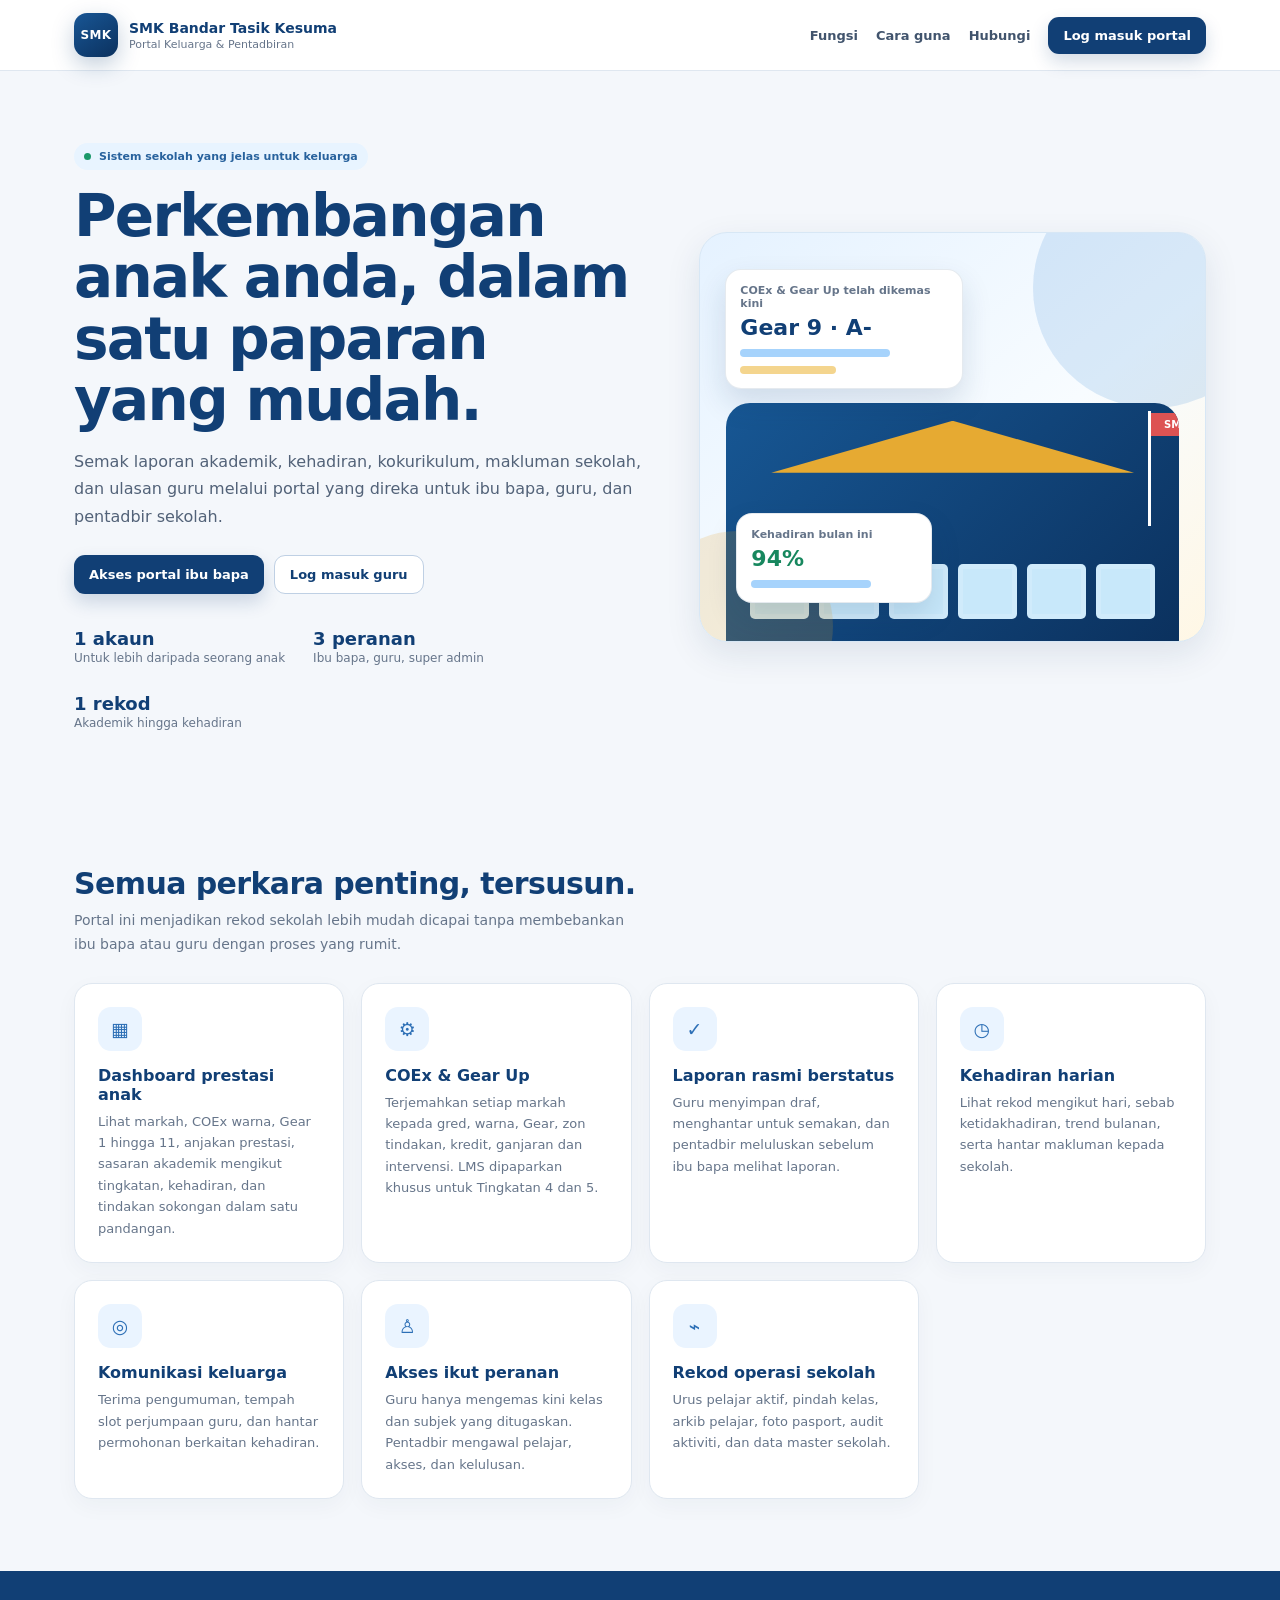
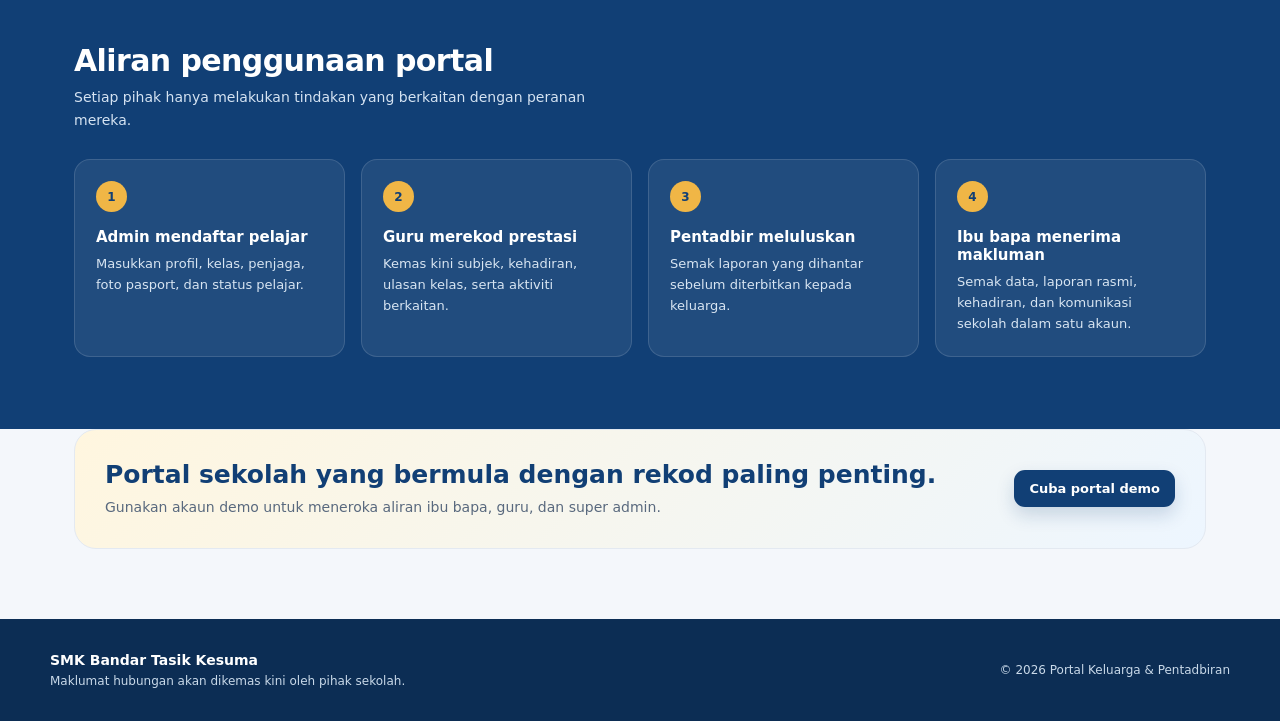
<file: index.html>
<!doctype html>
<html lang="ms">
  <head>
    <meta charset="utf-8" />
    <meta name="viewport" content="width=device-width, initial-scale=1" />
    <meta name="theme-color" content="#113f75" />
    <title>SMK Bandar Tasik Kesuma | Portal Keluarga & Pentadbiran</title>
    <link rel="stylesheet" href="styles.css" />
  </head>
  <body>
    <section id="landing">
      <header class="site-header"
        ><nav class="site-nav"
          ><div class="brand"
            ><div class="crest">SMK</div
            ><div
              ><strong>SMK Bandar Tasik Kesuma</strong
              ><span>Portal Keluarga & Pentadbiran</span></div
            ></div
          ><div class="site-links"
            ><a href="#fungsi">Fungsi</a><a href="#cara">Cara guna</a
            ><a href="#hubungi">Hubungi</a
            ><button class="btn btn-primary" onclick="openAuth('parent')"
              >Log masuk portal</button
            ></div
          ></nav
        ></header
      >
      <main>
        <section class="hero"
          ><div
            ><div class="eyebrow"
              ><i></i> Sistem sekolah yang jelas untuk keluarga</div
            ><h1>Perkembangan anak anda, dalam satu paparan yang mudah.</h1
            ><p
              >Semak laporan akademik, kehadiran, kokurikulum, makluman sekolah,
              dan ulasan guru melalui portal yang direka untuk ibu bapa, guru,
              dan pentadbir sekolah.</p
            ><div class="hero-actions"
              ><button class="btn btn-primary" onclick="openAuth('parent')"
                >Akses portal ibu bapa</button
              ><button class="btn btn-outline" onclick="openAuth('teacher')"
                >Log masuk guru</button
              ></div
            ><div class="hero-points"
              ><div
                ><strong>1 akaun</strong
                ><span>Untuk lebih daripada seorang anak</span></div
              ><div
                ><strong>3 peranan</strong
                ><span>Ibu bapa, guru, super admin</span></div
              ><div
                ><strong>1 rekod</strong
                ><span>Akademik hingga kehadiran</span></div
              ></div
            ></div
          ><div class="hero-card"
            ><div class="float-card top"
              ><div class="mini-title">COEx & Gear Up telah dikemas kini</div
              ><div class="mini-big">Gear 9 · A-</div
              ><div class="mini-line blue"></div
              ><div class="mini-line gold"></div></div
            ><div class="float-card bottom"
              ><div class="mini-title">Kehadiran bulan ini</div
              ><div class="mini-big" style="color:var(--green)">94%</div
              ><div class="mini-line blue"></div></div
            ><div class="school-illus"
              ><div class="roof"></div><div class="flag"></div
              ><div class="windows"
                ><span></span><span></span><span></span><span></span
                ><span></span><span></span></div></div></div
        ></section>
        <section class="section" id="fungsi"
          ><div class="section-head"
            ><div
              ><h2>Semua perkara penting, tersusun.</h2
              ><p
                >Portal ini menjadikan rekod sekolah lebih mudah dicapai tanpa
                membebankan ibu bapa atau guru dengan proses yang rumit.</p
              ></div
            ></div
          ><div class="feature-grid"
            ><article class="feature"
              ><div class="feature-icon">▦</div><h3>Dashboard prestasi anak</h3
              ><p
                >Lihat markah, COEx warna, Gear 1 hingga 11, anjakan prestasi,
                sasaran akademik mengikut tingkatan, kehadiran, dan tindakan
                sokongan dalam satu pandangan.</p
              ></article
            ><article class="feature"
              ><div class="feature-icon">⚙</div><h3>COEx & Gear Up</h3
              ><p
                >Terjemahkan setiap markah kepada gred, warna, Gear, zon
                tindakan, kredit, ganjaran dan intervensi. LMS dipaparkan khusus
                untuk Tingkatan 4 dan 5.</p
              ></article
            ><article class="feature"
              ><div class="feature-icon">✓</div><h3>Laporan rasmi berstatus</h3
              ><p
                >Guru menyimpan draf, menghantar untuk semakan, dan pentadbir
                meluluskan sebelum ibu bapa melihat laporan.</p
              ></article
            ><article class="feature"
              ><div class="feature-icon">◷</div><h3>Kehadiran harian</h3
              ><p
                >Lihat rekod mengikut hari, sebab ketidakhadiran, trend bulanan,
                serta hantar makluman kepada sekolah.</p
              ></article
            ><article class="feature"
              ><div class="feature-icon">◎</div><h3>Komunikasi keluarga</h3
              ><p
                >Terima pengumuman, tempah slot perjumpaan guru, dan hantar
                permohonan berkaitan kehadiran.</p
              ></article
            ><article class="feature"
              ><div class="feature-icon">♙</div><h3>Akses ikut peranan</h3
              ><p
                >Guru hanya mengemas kini kelas dan subjek yang ditugaskan.
                Pentadbir mengawal pelajar, akses, dan kelulusan.</p
              ></article
            ><article class="feature"
              ><div class="feature-icon">⌁</div><h3>Rekod operasi sekolah</h3
              ><p
                >Urus pelajar aktif, pindah kelas, arkib pelajar, foto pasport,
                audit aktiviti, dan data master sekolah.</p
              ></article
            ></div
          ></section
        >
        <section class="steps" id="cara"
          ><div class="section"
            ><div class="section-head"
              ><div
                ><h2>Aliran penggunaan portal</h2
                ><p
                  >Setiap pihak hanya melakukan tindakan yang berkaitan dengan
                  peranan mereka.</p
                ></div
              ></div
            ><div class="step-grid"
              ><article class="step"
                ><div class="step-no">1</div><h3>Admin mendaftar pelajar</h3
                ><p
                  >Masukkan profil, kelas, penjaga, foto pasport, dan status
                  pelajar.</p
                ></article
              ><article class="step"
                ><div class="step-no">2</div><h3>Guru merekod prestasi</h3
                ><p
                  >Kemas kini subjek, kehadiran, ulasan kelas, serta aktiviti
                  berkaitan.</p
                ></article
              ><article class="step"
                ><div class="step-no">3</div><h3>Pentadbir meluluskan</h3
                ><p
                  >Semak laporan yang dihantar sebelum diterbitkan kepada
                  keluarga.</p
                ></article
              ><article class="step"
                ><div class="step-no">4</div><h3>Ibu bapa menerima makluman</h3
                ><p
                  >Semak data, laporan rasmi, kehadiran, dan komunikasi sekolah
                  dalam satu akaun.</p
                ></article
              ></div
            ></div
          ></section
        >
        <section class="landing-cta"
          ><div
            ><div
              ><h2>Portal sekolah yang bermula dengan rekod paling penting.</h2
              ><p
                >Gunakan akaun demo untuk meneroka aliran ibu bapa, guru, dan
                super admin.</p
              ></div
            ><button class="btn btn-primary" onclick="openAuth('parent')"
              >Cuba portal demo</button
            ></div
          ></section
        >
      </main>
      <footer class="footer" id="hubungi"
        ><div
          ><div
            ><strong>SMK Bandar Tasik Kesuma</strong
            ><p id="footer-contact"></p></div
          ><span style="font-size:12px"
            >© 2026 Portal Keluarga & Pentadbiran</span
          ></div
        ></footer
      >
    </section>

    <section id="auth" class="hidden"
      ><div class="auth-wrap"
        ><div class="auth-card"
          ><div class="auth-top"
            ><div class="crest">SMK</div
            ><h2 id="auth-title">Log masuk ibu bapa</h2
            ><p id="auth-desc"
              >Akses laporan dan rekod sekolah anak anda.</p
            ></div
          ><div class="role-tabs"
            ><button
              class="role-tab active"
              data-role="parent"
              onclick="switchRole('parent')"
              >Ibu bapa</button
            ><button
              class="role-tab"
              data-role="teacher"
              onclick="switchRole('teacher')"
              >Guru</button
            ><button
              class="role-tab"
              data-role="super"
              onclick="switchRole('super')"
              >Super admin</button
            ></div
          ><form onsubmit="handleLogin(event)"
            ><div class="field"
              ><label id="login-label">E-mel atau ID pelajar</label
              ><input id="login-id" autocomplete="username" required /></div
            ><div class="field"
              ><label>Kata laluan</label
              ><input
                id="login-pass"
                type="password"
                autocomplete="current-password"
                required /></div
            ><button
              class="btn btn-primary"
              style="width:100%;margin-top:20px"
              id="login-button"
              type="submit"
              >Masuk sebagai ibu bapa</button
            ></form
          ><div class="demo-box" id="demo-creds"></div
          ><a class="back-home" href="#" onclick="backHome(event)"
            >← Kembali ke laman sekolah</a
          ></div
        ></div
      ></section
    >

    <section id="dashboard" class="dash hidden">
      <aside class="sidebar" id="sidebar"
        ><div class="dash-brand"
          ><div class="crest">SMK</div
          ><div class="brand-copy"
            ><strong>SMK Bandar Tasik Kesuma</strong
            ><span>Portal Pengurusan</span></div
          ></div
        >
        <div id="nav-parent" class="nav-set hidden"
          ><div class="nav-label">Ibu Bapa</div
          ><a
            href="#"
            class="nav-link active"
            onclick="setView('parent-home',this)"
            ><i class="nav-icon">⌂</i><span>Dashboard anak</span></a
          ><a href="#" class="nav-link" onclick="setView('parent-report',this)"
            ><i class="nav-icon">▦</i><span>Laporan akademik</span></a
          ><a href="#" class="nav-link" onclick="setView('parent-coex',this)"
            ><i class="nav-icon">⚙</i><span>Metrik Prestasi Pelajar</span></a
          ><a
            href="#"
            class="nav-link"
            onclick="setView('parent-attendance',this)"
            ><i class="nav-icon">◷</i><span>Kehadiran</span></a
          ><a
            href="#"
            class="nav-link"
            onclick="setView('parent-communication',this)"
            ><i class="nav-icon">✉</i><span>Makluman & perjumpaan</span></a
          ><a href="#" class="nav-link" onclick="setView('parent-profile',this)"
            ><i class="nav-icon">◉</i><span>Profil keluarga</span></a
          ></div
        >
        <div id="nav-teacher" class="nav-set hidden"
          ><div class="nav-label">Guru</div
          ><a
            href="#"
            class="nav-link active"
            onclick="setView('teacher-home',this)"
            ><i class="nav-icon">⌂</i><span>Ringkasan kelas</span></a
          ><a href="#" class="nav-link" onclick="setView('teacher-report',this)"
            ><i class="nav-icon">✎</i><span>Rekod laporan</span></a
          ><a href="#" class="nav-link" onclick="setView('teacher-coex',this)"
            ><i class="nav-icon">⚙</i><span>Rekod Prestasi Pelajar</span></a
          ><a
            href="#"
            class="nav-link"
            onclick="setView('teacher-attendance',this)"
            ><i class="nav-icon">◷</i><span>Kehadiran harian</span></a
          ><a
            href="#"
            class="nav-link"
            onclick="setView('teacher-students',this)"
            ><i class="nav-icon">♙</i><span>Pelajar saya</span></a
          ></div
        >
        <div id="nav-super" class="nav-set hidden"
          ><div class="nav-label">Super Admin</div
          ><a
            href="#"
            class="nav-link active"
            onclick="setView('super-home',this)"
            ><i class="nav-icon">⌂</i><span>Operasi sekolah</span></a
          ><a
            href="#"
            class="nav-link"
            onclick="setView('super-approvals',this)"
            ><i class="nav-icon">✓</i><span>Kelulusan laporan</span></a
          ><a href="#" class="nav-link" onclick="setView('super-students',this)"
            ><i class="nav-icon">♙</i><span>Pelajar & penjaga</span></a
          ><a href="#" class="nav-link" onclick="setView('super-teachers',this)"
            ><i class="nav-icon">◫</i><span>Akses guru</span></a
          ><a href="#" class="nav-link" onclick="setView('super-master',this)"
            ><i class="nav-icon">⚙</i><span>Data sekolah</span></a
          ><a href="#" class="nav-link" onclick="setView('super-audit',this)"
            ><i class="nav-icon">⌁</i><span>Audit & privasi</span></a
          ><a href="#" class="nav-link" onclick="setView('super-coex',this)"
            ><i class="nav-icon">⚙</i><span>Tetapan COEx</span></a
          ><a
            href="#"
            class="nav-link"
            onclick="setView('super-interventions',this)"
            ><i class="nav-icon">◎</i><span>Intervensi murid</span></a
          ></div
        >
        <div class="sidebar-bottom"
          ><div class="term-card" id="term-card"
            ><strong>Sesi Akademik 2026</strong>Penggal 1</div
          ><button class="btn" onclick="logout()"
            >↪ <span>Log keluar</span></button
          ></div
        >
      </aside>
      <main class="main"
        ><header class="topbar"
          ><button class="mobile-menu no-print" onclick="toggleSidebar()"
            >☰</button
          ><div
            ><div class="crumb" id="crumb">Portal</div
            ><h1 id="page-title">Dashboard</h1></div
          ><div class="top-actions"
            ><span class="pill green" id="role-pill">Portal ibu bapa</span
            ><button
              class="btn btn-outline btn-sm no-print"
              id="top-action"
              onclick="topAction()"
              >Cetak laporan</button
            ><div class="profile"
              ><div class="avatar" id="profile-avatar">PN</div
              ><div class="profile-copy"
                ><strong id="profile-name">Puan Noraini</strong
                ><span id="profile-role">Ibu bapa</span></div
              ></div
            ></div
          ></header
        ><div class="page">
          <section class="view" id="view-parent-home"></section>
          <section class="view hidden" id="view-parent-report"></section>
          <section class="view hidden" id="view-parent-coex"></section>
          <section class="view hidden" id="view-parent-attendance"></section>
          <section class="view hidden" id="view-parent-communication"></section>
          <section class="view hidden" id="view-parent-profile"></section>
          <section class="view hidden" id="view-teacher-home"></section>
          <section class="view hidden" id="view-teacher-report"></section>
          <section class="view hidden" id="view-teacher-coex"></section>
          <section class="view hidden" id="view-teacher-attendance"></section>
          <section class="view hidden" id="view-teacher-students"></section>
          <section class="view hidden" id="view-super-home"></section>
          <section class="view hidden" id="view-super-approvals"></section>
          <section class="view hidden" id="view-super-students"></section>
          <section class="view hidden" id="view-super-teachers"></section>
          <section class="view hidden" id="view-super-master"></section>
          <section class="view hidden" id="view-super-audit"></section>
          <section class="view hidden" id="view-super-coex"></section>
          <section
            class="view hidden"
            id="view-super-interventions"
          ></section> </div
      ></main>
    </section>
    <div id="modal-root"></div><div class="toast" id="toast"></div>

    <script src="app.js"></script>
  </body>
</html>
</file>
<file: styles.css>
/* SMK Bandar Tasik Kesuma — original v12 styles, in original cascade order. */

:root {
  --navy: #113f75;
  --navy2: #0b2f5a;
  --blue: #2d78c8;
  --sky: #eaf5ff;
  --green: #17875e;
  --greenbg: #e9f8f1;
  --gold: #dd9b1e;
  --goldbg: #fff6df;
  --red: #c84e4e;
  --redbg: #fff0ef;
  --purple: #7657bb;
  --purplebg: #f2edff;
  --ink: #17263a;
  --muted: #66758a;
  --line: #dfe7f0;
  --paper: #f4f7fb;
  --card: #fff;
  --shadow: 0 12px 35px rgba(18, 52, 93, 0.1);
  --radius: 18px;
  --sidebar: 260px;
}
* {
  box-sizing: border-box;
}
html {
  scroll-behavior: smooth;
}
body {
  margin: 0;
  background: var(--paper);
  color: var(--ink);
  font-family:
    Inter,
    ui-sans-serif,
    system-ui,
    -apple-system,
    BlinkMacSystemFont,
    "Segoe UI",
    sans-serif;
  font-size: 14px;
}
button,
input,
select,
textarea {
  font: inherit;
}
button {
  cursor: pointer;
  border: 0;
}
button:disabled {
  cursor: not-allowed;
  opacity: 0.55;
}
.hidden {
  display: none !important;
}
.muted {
  color: var(--muted);
}
.btn {
  display: inline-flex;
  justify-content: center;
  align-items: center;
  gap: 8px;
  padding: 11px 15px;
  border-radius: 11px;
  font-size: 13px;
  font-weight: 780;
  transition: 0.18s;
  text-decoration: none;
}
.btn:hover {
  transform: translateY(-1px);
}
.btn-primary {
  background: var(--navy);
  color: #fff;
  box-shadow: 0 8px 18px rgba(17, 63, 117, 0.18);
}
.btn-secondary {
  background: #eaf3fe;
  color: var(--navy);
}
.btn-outline {
  background: #fff;
  color: var(--navy);
  border: 1px solid #bfd0e4;
}
.btn-danger {
  background: #fff0f0;
  color: #ad3838;
}
.btn-success {
  background: var(--green);
  color: #fff;
}
.btn-sm {
  padding: 8px 10px;
  font-size: 12px;
}
.btn-ghost {
  background: transparent;
  color: #40668d;
}
.pill {
  display: inline-flex;
  align-items: center;
  gap: 6px;
  padding: 5px 9px;
  border-radius: 999px;
  font-weight: 750;
  font-size: 11px;
}
.pill.green {
  background: var(--greenbg);
  color: #13724f;
}
.pill.blue {
  background: #eaf3ff;
  color: #2868ad;
}
.pill.gold {
  background: var(--goldbg);
  color: #9b6711;
}
.pill.red {
  background: var(--redbg);
  color: #ad3c3c;
}
.pill.purple {
  background: var(--purplebg);
  color: #6748aa;
}
.pill.gray {
  background: #eef2f6;
  color: #59677b;
}
.site-header {
  position: sticky;
  top: 0;
  z-index: 20;
  background: rgba(255, 255, 255, 0.95);
  backdrop-filter: blur(12px);
  border-bottom: 1px solid var(--line);
}
.site-nav {
  max-width: 1180px;
  margin: auto;
  padding: 13px 24px;
  display: flex;
  align-items: center;
  justify-content: space-between;
  gap: 18px;
}
.brand {
  display: flex;
  align-items: center;
  gap: 11px;
}
.crest {
  width: 44px;
  height: 44px;
  border-radius: 13px;
  background: linear-gradient(145deg, #185695, #0b315e);
  color: #fff;
  display: grid;
  place-items: center;
  box-shadow: 0 8px 22px rgba(17, 63, 117, 0.25);
  font-size: 12px;
  font-weight: 900;
  letter-spacing: 0.4px;
}
.brand strong {
  display: block;
  font-size: 14px;
  color: var(--navy);
}
.brand span {
  display: block;
  color: var(--muted);
  font-size: 11px;
  margin-top: 2px;
}
.site-links {
  display: flex;
  gap: 18px;
  align-items: center;
}
.site-links a {
  color: #41546d;
  text-decoration: none;
  font-size: 13px;
  font-weight: 700;
}
.hero {
  max-width: 1180px;
  margin: auto;
  padding: 72px 24px 64px;
  display: grid;
  grid-template-columns: 1.06fr 0.94fr;
  gap: 54px;
  align-items: center;
}
.eyebrow {
  display: inline-flex;
  align-items: center;
  gap: 8px;
  background: #e8f4ff;
  color: #28629d;
  border-radius: 999px;
  padding: 7px 10px;
  font-size: 11px;
  font-weight: 800;
}
.eyebrow i {
  width: 7px;
  height: 7px;
  border-radius: 50%;
  background: #1a9869;
}
.hero h1 {
  color: var(--navy);
  font-size: clamp(36px, 4.8vw, 58px);
  line-height: 1.06;
  letter-spacing: -1.7px;
  margin: 16px 0;
}
.hero p {
  font-size: 16px;
  line-height: 1.72;
  color: #526278;
  max-width: 590px;
}
.hero-actions {
  display: flex;
  gap: 10px;
  flex-wrap: wrap;
  margin-top: 25px;
}
.hero-points {
  display: flex;
  gap: 28px;
  flex-wrap: wrap;
  margin-top: 34px;
}
.hero-points strong {
  display: block;
  color: var(--navy);
  font-size: 18px;
}
.hero-points span {
  font-size: 12px;
  color: var(--muted);
}
.hero-card {
  min-height: 410px;
  border-radius: 28px;
  padding: 24px;
  position: relative;
  overflow: hidden;
  background: linear-gradient(140deg, #e5f2ff, #f8fcff 58%, #fff7e5);
  border: 1px solid #d7e7f5;
  box-shadow: var(--shadow);
}
.hero-card:before {
  content: "";
  position: absolute;
  width: 240px;
  height: 240px;
  border-radius: 50%;
  right: -68px;
  top: -65px;
  background: rgba(54, 131, 212, 0.16);
}
.hero-card:after {
  content: "";
  position: absolute;
  width: 190px;
  height: 190px;
  border-radius: 50%;
  left: -57px;
  bottom: -80px;
  background: rgba(224, 163, 43, 0.18);
}
.school-illus {
  position: absolute;
  right: 26px;
  left: 26px;
  bottom: 0;
  height: 238px;
  border-radius: 24px 24px 0 0;
  background: linear-gradient(135deg, #175794, #0b315e);
  overflow: hidden;
}
.school-illus .roof {
  position: absolute;
  left: 45px;
  right: 45px;
  top: 18px;
  height: 52px;
  background: #e6aa32;
  clip-path: polygon(0 100%, 50% 0, 100% 100%);
}
.school-illus .windows {
  position: absolute;
  bottom: 22px;
  left: 24px;
  right: 24px;
  display: grid;
  grid-template-columns: repeat(6, 1fr);
  gap: 10px;
}
.school-illus .windows span {
  height: 55px;
  background: #c8e8fa;
  border: 5px solid rgba(255, 255, 255, 0.14);
  border-radius: 5px;
}
.school-illus .flag {
  position: absolute;
  right: 28px;
  top: 8px;
  height: 115px;
  width: 3px;
  background: #fff;
}
.school-illus .flag:after {
  content: "SMK";
  position: absolute;
  left: 3px;
  top: 2px;
  color: #fff;
  background: #dd5353;
  border-radius: 0 4px 4px 0;
  padding: 6px 13px;
  font-size: 10px;
  font-weight: 900;
}
.float-card {
  z-index: 2;
  position: absolute;
  background: #fff;
  border: 1px solid rgba(20, 62, 111, 0.11);
  border-radius: 16px;
  padding: 14px;
  box-shadow: 0 14px 30px rgba(20, 55, 96, 0.14);
}
.float-card.top {
  left: 25px;
  top: 36px;
  width: 238px;
}
.float-card.bottom {
  left: 36px;
  bottom: 38px;
  width: 196px;
}
.mini-title {
  font-size: 11px;
  color: var(--muted);
  font-weight: 700;
}
.mini-big {
  margin-top: 5px;
  color: var(--navy);
  font-weight: 900;
  font-size: 22px;
}
.mini-line {
  height: 8px;
  border-radius: 99px;
  background: #eaf0f6;
  margin-top: 9px;
}
.mini-line.blue {
  background: #a6d3fc;
  width: 72%;
}
.mini-line.gold {
  background: #f4d58e;
  width: 46%;
}
.section {
  max-width: 1180px;
  margin: auto;
  padding: 72px 24px;
}
.section-head {
  display: flex;
  justify-content: space-between;
  align-items: flex-end;
  gap: 22px;
  margin-bottom: 27px;
}
.section h2 {
  margin: 0;
  color: var(--navy);
  font-size: 30px;
  letter-spacing: -0.6px;
}
.section-head p {
  max-width: 560px;
  line-height: 1.65;
  color: var(--muted);
  margin: 8px 0 0;
}
.feature-grid {
  display: grid;
  grid-template-columns: repeat(3, 1fr);
  gap: 17px;
}
.feature {
  background: var(--card);
  border: 1px solid var(--line);
  border-radius: var(--radius);
  padding: 23px;
  box-shadow: 0 7px 22px rgba(28, 54, 86, 0.04);
}
.feature-icon {
  width: 44px;
  height: 44px;
  border-radius: 13px;
  display: grid;
  place-items: center;
  background: #eaf4ff;
  color: #2d6fb6;
  font-size: 19px;
  font-weight: 900;
}
.feature h3 {
  font-size: 16px;
  color: var(--navy);
  margin: 15px 0 7px;
}
.feature p {
  color: var(--muted);
  font-size: 13px;
  line-height: 1.65;
  margin: 0;
}
.steps {
  background: var(--navy);
  color: #fff;
}
.steps .section h2 {
  color: #fff;
}
.steps .section-head p {
  color: #d5e3f2;
}
.step-grid {
  display: grid;
  grid-template-columns: repeat(4, 1fr);
  gap: 16px;
}
.step {
  border: 1px solid rgba(255, 255, 255, 0.13);
  background: rgba(255, 255, 255, 0.07);
  border-radius: 16px;
  padding: 21px;
}
.step-no {
  width: 31px;
  height: 31px;
  display: grid;
  place-items: center;
  border-radius: 50%;
  background: #f0b646;
  color: var(--navy);
  font-size: 12px;
  font-weight: 900;
}
.step h3 {
  font-size: 15px;
  margin: 16px 0 8px;
}
.step p {
  font-size: 13px;
  line-height: 1.6;
  color: #d8e5f2;
  margin: 0;
}
.landing-cta {
  max-width: 1180px;
  margin: 0 auto 70px;
  padding: 0 24px;
}
.landing-cta > div {
  display: flex;
  align-items: center;
  justify-content: space-between;
  gap: 22px;
  padding: 30px;
  border-radius: 22px;
  border: 1px solid #e3e9f1;
  background: linear-gradient(135deg, #fff6df, #edf6ff);
}
.landing-cta h2 {
  margin: 0 0 7px;
  color: var(--navy);
  font-size: 25px;
}
.landing-cta p {
  margin: 0;
  line-height: 1.6;
  color: #59697e;
}
.footer {
  background: #0c2d54;
  color: #c9d9e9;
  padding: 33px 24px;
}
.footer > div {
  max-width: 1180px;
  margin: auto;
  display: flex;
  justify-content: space-between;
  gap: 20px;
  align-items: center;
}
.footer strong {
  color: #fff;
}
.footer p {
  margin: 6px 0 0;
  font-size: 12px;
}
.auth-wrap {
  min-height: 100vh;
  display: grid;
  place-items: center;
  padding: 28px;
  background: linear-gradient(135deg, #edf6ff, #fbfcff 55%, #fff7e8);
}
.auth-card {
  width: min(470px, 100%);
  background: #fff;
  border: 1px solid #dce7f2;
  border-radius: 25px;
  padding: 33px;
  box-shadow: var(--shadow);
}
.auth-top {
  text-align: center;
}
.auth-top .crest {
  margin: 0 auto 13px;
}
.auth-top h2 {
  color: var(--navy);
  margin: 0;
  font-size: 25px;
}
.auth-top p {
  color: var(--muted);
  font-size: 13px;
  line-height: 1.6;
  margin: 8px 0 0;
}
.role-tabs {
  display: grid;
  grid-template-columns: repeat(3, 1fr);
  gap: 5px;
  padding: 5px;
  background: #eff4f9;
  border-radius: 13px;
  margin: 22px 0;
}
.role-tab {
  border-radius: 9px;
  background: transparent;
  color: #637186;
  font-size: 12px;
  font-weight: 800;
  padding: 10px 6px;
}
.role-tab.active {
  background: #fff;
  color: var(--navy);
  box-shadow: 0 2px 8px rgba(19, 57, 101, 0.12);
}
.field {
  display: grid;
  gap: 7px;
  margin-top: 14px;
}
.field label {
  font-size: 12px;
  color: #394c64;
  font-weight: 800;
}
.field input,
.field select,
.field textarea {
  width: 100%;
  border: 1px solid #d7e1ec;
  border-radius: 11px;
  background: #fff;
  padding: 12px;
  color: #21344e;
  outline: 0;
}
.field textarea {
  resize: vertical;
}
.field input:focus,
.field select:focus,
.field textarea:focus {
  border-color: #72a8dd;
  box-shadow: 0 0 0 3px rgba(73, 137, 207, 0.13);
}
.demo-box {
  background: #f4f8fc;
  border: 1px solid #e0e9f2;
  border-radius: 12px;
  padding: 12px 13px;
  font-size: 12px;
  color: #596b7f;
  line-height: 1.65;
  margin-top: 18px;
}
.back-home {
  display: block;
  text-align: center;
  margin-top: 18px;
  color: #416b98;
  text-decoration: none;
  font-size: 13px;
  font-weight: 750;
}
.dash {
  min-height: 100vh;
  background: var(--paper);
}
.sidebar {
  width: var(--sidebar);
  position: fixed;
  left: 0;
  top: 0;
  bottom: 0;
  padding: 22px 14px;
  background: var(--navy);
  z-index: 10;
  color: #fff;
}
.dash-brand {
  display: flex;
  align-items: center;
  gap: 10px;
  padding: 0 9px 22px;
  border-bottom: 1px solid rgba(255, 255, 255, 0.13);
}
.dash-brand .crest {
  width: 38px;
  height: 38px;
  font-size: 10px;
  box-shadow: none;
}
.dash-brand strong {
  display: block;
  font-size: 13px;
}
.dash-brand span {
  display: block;
  margin-top: 2px;
  color: #b8d0e8;
  font-size: 10px;
}
.nav-label {
  padding: 0 10px;
  margin: 20px 0 7px;
  font-size: 10px;
  text-transform: uppercase;
  letter-spacing: 0.8px;
  color: #92b7da;
  font-weight: 900;
}
.nav-link {
  display: flex;
  gap: 10px;
  align-items: center;
  text-decoration: none;
  color: #dceafa;
  border-radius: 10px;
  padding: 11px 10px;
  margin: 2px 0;
  font-size: 13px;
  font-weight: 700;
}
.nav-link:hover,
.nav-link.active {
  background: rgba(255, 255, 255, 0.12);
  color: #fff;
}
.nav-link .nav-icon {
  width: 19px;
  text-align: center;
}
.sidebar-bottom {
  position: absolute;
  bottom: 17px;
  left: 14px;
  right: 14px;
}
.term-card {
  padding: 12px;
  background: rgba(255, 255, 255, 0.08);
  border-radius: 12px;
  font-size: 11px;
  line-height: 1.55;
  color: #d7e6f5;
}
.term-card strong {
  display: block;
  color: #fff;
  font-size: 12px;
}
.sidebar-bottom .btn {
  width: 100%;
  margin-top: 10px;
  background: rgba(255, 255, 255, 0.1);
  color: #fff;
}
.main {
  margin-left: var(--sidebar);
  min-height: 100vh;
}
.topbar {
  height: 76px;
  background: #fff;
  border-bottom: 1px solid var(--line);
  padding: 0 28px;
  display: flex;
  align-items: center;
  justify-content: space-between;
  gap: 18px;
}
.crumb {
  font-size: 11px;
  color: #718096;
}
.topbar h1 {
  font-size: 21px;
  letter-spacing: -0.35px;
  color: var(--navy);
  margin: 3px 0 0;
}
.top-actions {
  display: flex;
  align-items: center;
  gap: 10px;
}
.profile {
  display: flex;
  align-items: center;
  gap: 9px;
  padding-left: 11px;
  border-left: 1px solid var(--line);
}
.avatar {
  width: 35px;
  height: 35px;
  border-radius: 50%;
  display: grid;
  place-items: center;
  background: #e4effc;
  color: #1a5a9e;
  font-size: 12px;
  font-weight: 900;
  overflow: hidden;
}
.avatar img {
  width: 100%;
  height: 100%;
  object-fit: cover;
}
.profile strong {
  display: block;
  font-size: 12px;
}
.profile span {
  display: block;
  font-size: 10px;
  color: var(--muted);
  margin-top: 2px;
}
.page {
  padding: 27px 28px 50px;
  max-width: 1560px;
}
.section-title {
  display: flex;
  align-items: flex-start;
  justify-content: space-between;
  gap: 14px;
  margin-bottom: 20px;
}
.section-title h2 {
  font-size: 21px;
  color: var(--navy);
  margin: 0;
}
.section-title p {
  color: var(--muted);
  margin: 5px 0 0;
  line-height: 1.55;
  font-size: 13px;
}
.panel {
  background: #fff;
  border: 1px solid var(--line);
  border-radius: var(--radius);
  padding: 20px;
  box-shadow: 0 5px 18px rgba(30, 53, 85, 0.035);
}
.panel h3 {
  margin: 0;
  color: var(--navy);
  font-size: 15px;
}
.panel-sub {
  margin: 6px 0 0;
  color: var(--muted);
  font-size: 12px;
  line-height: 1.5;
}
.panel-head {
  display: flex;
  justify-content: space-between;
  align-items: flex-start;
  gap: 12px;
  margin-bottom: 18px;
}
.grid-3 {
  display: grid;
  grid-template-columns: repeat(3, 1fr);
  gap: 16px;
}
.grid-2 {
  display: grid;
  grid-template-columns: repeat(2, minmax(0, 1fr));
  gap: 16px;
}
.grid-2-1 {
  display: grid;
  grid-template-columns: minmax(0, 2fr) minmax(280px, 1fr);
  gap: 16px;
}
.stats {
  display: grid;
  grid-template-columns: repeat(4, 1fr);
  gap: 14px;
}
.stat {
  background: #fff;
  border: 1px solid var(--line);
  border-radius: 16px;
  padding: 16px;
  box-shadow: 0 5px 18px rgba(30, 53, 85, 0.03);
}
.stat .stat-top {
  display: flex;
  justify-content: space-between;
  gap: 8px;
}
.stat small {
  color: var(--muted);
  font-size: 11px;
  font-weight: 700;
}
.stat b {
  display: block;
  color: var(--navy);
  font-size: 26px;
  letter-spacing: -0.8px;
  margin: 8px 0 3px;
}
.stat span {
  font-size: 11px;
  color: var(--muted);
}
.stat-icon {
  width: 33px;
  height: 33px;
  border-radius: 10px;
  display: grid;
  place-items: center;
  background: #eaf4ff;
  color: #286caf;
  font-weight: 900;
}
.stat-icon.green {
  background: var(--greenbg);
  color: #137855;
}
.stat-icon.gold {
  background: var(--goldbg);
  color: #aa7113;
}
.stat-icon.purple {
  background: var(--purplebg);
  color: #6543a7;
}
.student-banner {
  background: linear-gradient(135deg, #143f75, #1b6aa9);
  border-radius: 18px;
  color: #fff;
  padding: 21px;
  display: flex;
  justify-content: space-between;
  gap: 18px;
  align-items: center;
  overflow: hidden;
  position: relative;
}
.student-banner:after {
  content: "";
  position: absolute;
  width: 150px;
  height: 150px;
  border-radius: 50%;
  right: -46px;
  bottom: -76px;
  background: rgba(255, 255, 255, 0.1);
}
.student-info {
  display: flex;
  align-items: center;
  gap: 13px;
  position: relative;
  z-index: 1;
}
.student-photo {
  width: 52px;
  height: 52px;
  border-radius: 15px;
  background: #fff;
  color: #1b5f9e;
  display: grid;
  place-items: center;
  font-weight: 900;
  overflow: hidden;
}
.student-photo img {
  width: 100%;
  height: 100%;
  object-fit: cover;
}
.student-info strong {
  display: block;
  font-size: 16px;
}
.student-info span {
  display: block;
  color: #d4e5f5;
  font-size: 12px;
  margin-top: 4px;
}
.student-banner .btn {
  position: relative;
  z-index: 1;
  background: #fff;
  color: var(--navy);
}
.child-switch {
  min-width: 196px;
}
.child-switch label {
  font-size: 10px;
  display: block;
  color: #cce0f2;
  margin-bottom: 4px;
  font-weight: 800;
}
.child-switch select {
  width: 100%;
  border: 0;
  border-radius: 9px;
  padding: 8px;
  background: rgba(255, 255, 255, 0.14);
  color: #fff;
  outline: 0;
  font-size: 12px;
}
.child-switch option {
  color: #263a52;
}
.notice {
  display: flex;
  align-items: flex-start;
  gap: 10px;
  padding: 12px 13px;
  border-radius: 12px;
  font-size: 12px;
  line-height: 1.5;
}
.notice.warn {
  background: var(--goldbg);
  color: #7d5715;
}
.notice.danger {
  background: var(--redbg);
  color: #963a3a;
}
.notice.info {
  background: #edf6ff;
  color: #265e9d;
}
.notice.success {
  background: var(--greenbg);
  color: #197552;
}
.notice-list {
  display: grid;
  gap: 9px;
}
.progress-row {
  display: grid;
  grid-template-columns: 125px 1fr 36px;
  gap: 10px;
  align-items: center;
  padding: 10px 0;
  border-bottom: 1px solid #edf1f5;
  font-size: 12px;
}
.progress-row:last-child {
  border: 0;
}
.bar {
  height: 8px;
  border-radius: 999px;
  background: #edf1f5;
  overflow: hidden;
}
.fill {
  height: 100%;
  border-radius: 999px;
  background: var(--blue);
}
.fill.green {
  background: #27a375;
}
.fill.gold {
  background: #dfa42c;
}
.fill.red {
  background: #d95b5b;
}
.fill.purple {
  background: #8062c3;
}
.report-table {
  width: 100%;
  border-collapse: collapse;
  font-size: 12px;
}
.report-table th {
  text-align: left;
  font-size: 10px;
  color: #6f7e90;
  text-transform: uppercase;
  letter-spacing: 0.4px;
  background: #f8fafc;
  padding: 11px 10px;
  border-bottom: 1px solid var(--line);
}
.report-table td {
  padding: 12px 10px;
  border-bottom: 1px solid #edf1f5;
  vertical-align: middle;
}
.report-table tr:last-child td {
  border-bottom: 0;
}
.grade {
  display: inline-grid;
  place-items: center;
  width: 27px;
  height: 27px;
  border-radius: 8px;
  background: #eaf7f0;
  color: #16734f;
  font-weight: 900;
}
.grade.b {
  background: #edf5ff;
  color: #2866a8;
}
.grade.c {
  background: #fff4dd;
  color: #9a6512;
}
.grade.d {
  background: #fff0f0;
  color: #ad3a3a;
}
.donut-row {
  display: flex;
  align-items: center;
  gap: 16px;
}
.donut {
  width: 112px;
  height: 112px;
  border-radius: 50%;
  display: grid;
  place-items: center;
  background: conic-gradient(var(--green) 0 94%, #edf2f5 94%);
}
.donut > div {
  display: grid;
  place-items: center;
  width: 82px;
  height: 82px;
  border-radius: 50%;
  background: #fff;
}
.donut b {
  color: var(--navy);
  font-size: 20px;
}
.donut span {
  font-size: 10px;
  color: var(--muted);
}
.trend {
  height: 120px;
  width: 100%;
  padding-top: 8px;
}
.trend svg {
  width: 100%;
  height: 100%;
  overflow: visible;
}
.trend .line {
  fill: none;
  stroke: #347dc7;
  stroke-width: 3;
}
.trend .area {
  fill: #eaf5ff;
}
.trend .point {
  fill: #fff;
  stroke: #347dc7;
  stroke-width: 3;
}
.list {
  display: grid;
  gap: 9px;
}
.item {
  display: flex;
  align-items: center;
  gap: 11px;
  padding: 10px 0;
  border-bottom: 1px solid #edf1f5;
}
.item:last-child {
  border: 0;
}
.item-icon {
  width: 35px;
  height: 35px;
  border-radius: 11px;
  background: #eaf4ff;
  display: grid;
  place-items: center;
  color: #2b70b7;
  font-size: 15px;
  font-weight: 900;
}
.item-main {
  min-width: 0;
  flex: 1;
}
.item-main strong {
  display: block;
  color: #2a3d56;
  font-size: 12px;
}
.item-main span {
  display: block;
  color: var(--muted);
  font-size: 11px;
  line-height: 1.45;
  margin-top: 3px;
}
.timeline {
  display: grid;
  gap: 16px;
}
.timeline-row {
  display: grid;
  grid-template-columns: 18px 1fr;
  gap: 10px;
}
.timeline-mark {
  position: relative;
}
.timeline-mark:after {
  content: "";
  position: absolute;
  width: 1px;
  background: #dce6f0;
  top: 13px;
  bottom: -20px;
  left: 6px;
}
.timeline-row:last-child .timeline-mark:after {
  display: none;
}
.timeline-dot {
  display: block;
  width: 13px;
  height: 13px;
  border-radius: 50%;
  background: #3479c3;
  margin-top: 3px;
  border: 3px solid #eaf4ff;
}
.timeline-row strong {
  font-size: 12px;
  color: #32465f;
}
.timeline-row p {
  font-size: 12px;
  color: #617186;
  line-height: 1.5;
  margin: 4px 0;
}
.timeline-row span {
  font-size: 10px;
  color: #8290a1;
}
.calendar {
  display: grid;
  grid-template-columns: repeat(7, 1fr);
  gap: 5px;
}
.calendar .dayname {
  font-size: 10px;
  text-align: center;
  color: #8794a4;
  font-weight: 800;
  padding-bottom: 3px;
}
.calendar .day {
  aspect-ratio: 1;
  border-radius: 8px;
  display: grid;
  place-items: center;
  font-size: 11px;
  font-weight: 800;
  background: #f4f7fa;
  color: #435269;
}
.calendar .day.empty {
  background: transparent;
}
.calendar .day.P {
  background: #e5f8ee;
  color: #168357;
}
.calendar .day.A {
  background: #ffeded;
  color: #bd4444;
}
.calendar .day.L {
  background: #fff3dc;
  color: #a56810;
}
.calendar .day.MC {
  background: #eee8ff;
  color: #6d51ad;
}
.calendar-legend {
  display: flex;
  gap: 11px;
  flex-wrap: wrap;
  margin-top: 13px;
  font-size: 10px;
  color: #6c7b8f;
}
.calendar-legend i {
  width: 9px;
  height: 9px;
  border-radius: 3px;
  display: inline-block;
  margin-right: 4px;
}
.chip {
  display: inline-flex;
  padding: 5px 8px;
  background: #f1f5f8;
  border-radius: 8px;
  font-size: 11px;
  font-weight: 700;
  color: #53657b;
}
.activity-score {
  display: flex;
  align-items: center;
  gap: 13px;
}
.activity-score .big {
  font-size: 42px;
  letter-spacing: -1px;
  color: var(--navy);
  font-weight: 900;
}
.empty-state {
  padding: 26px;
  text-align: center;
  color: #78869a;
  font-size: 12px;
}
.filter-row {
  display: flex;
  gap: 9px;
  align-items: center;
  flex-wrap: wrap;
}
.filter-row input,
.filter-row select {
  border: 1px solid #dbe4ed;
  border-radius: 10px;
  padding: 9px 10px;
  background: #fff;
  outline: 0;
  font-size: 12px;
}
.filter-row input {
  min-width: 210px;
}
.student-list {
  display: grid;
  gap: 8px;
}
.student-row {
  display: flex;
  align-items: center;
  gap: 10px;
  padding: 11px 0;
  border-bottom: 1px solid #edf1f5;
}
.student-row:last-child {
  border-bottom: 0;
}
.tiny-avatar {
  width: 34px;
  height: 34px;
  border-radius: 50%;
  background: #e8f3ff;
  color: #2a6cae;
  display: grid;
  place-items: center;
  overflow: hidden;
  font-size: 11px;
  font-weight: 900;
}
.tiny-avatar img {
  width: 100%;
  height: 100%;
  object-fit: cover;
}
.student-meta {
  flex: 1;
  min-width: 0;
}
.student-meta strong {
  display: block;
  font-size: 12px;
  color: #33465e;
  white-space: nowrap;
  text-overflow: ellipsis;
  overflow: hidden;
}
.student-meta span {
  font-size: 10px;
  color: #7a8899;
  display: block;
  margin-top: 3px;
}
.actions {
  display: flex;
  gap: 7px;
  flex-wrap: wrap;
}
.form-grid {
  display: grid;
  grid-template-columns: repeat(2, minmax(0, 1fr));
  gap: 13px;
}
.span-2 {
  grid-column: span 2;
}
.score-inputs {
  display: grid;
  grid-template-columns: repeat(2, minmax(0, 1fr));
  gap: 8px;
}
.score-input {
  display: grid;
  gap: 5px;
}
.score-input label {
  font-size: 10px;
  color: #68788b;
  font-weight: 700;
}
.score-input input {
  width: 100%;
  border: 1px solid #d7e1ec;
  border-radius: 9px;
  padding: 9px;
}
.read-only {
  background: #f6f8fb !important;
  color: #718096 !important;
}
.form-help {
  font-size: 11px;
  color: #77869a;
  line-height: 1.5;
  margin-top: 2px;
}
.upload-box {
  border: 1px dashed #a9bed4;
  border-radius: 12px;
  background: #f8fbfe;
  padding: 14px;
  text-align: center;
  color: #667a8f;
  font-size: 12px;
  line-height: 1.5;
}
.upload-box input {
  display: none;
}
.upload-box label {
  display: inline-flex;
  margin-top: 9px;
  padding: 8px 10px;
  border-radius: 8px;
  background: #e6f1ff;
  color: #225f9c;
  font-weight: 800;
  cursor: pointer;
}
.photo-preview {
  width: 62px;
  height: 62px;
  border-radius: 50%;
  margin: 12px auto 0;
  background: #dfeaf5;
  display: grid;
  place-items: center;
  color: #65809f;
  overflow: hidden;
  font-size: 20px;
}
.photo-preview img {
  width: 100%;
  height: 100%;
  object-fit: cover;
}
.status-line {
  display: flex;
  align-items: center;
  gap: 8px;
  flex-wrap: wrap;
  font-size: 11px;
  color: #627387;
}
.role-box {
  display: flex;
  align-items: flex-start;
  gap: 10px;
  padding: 12px;
  border: 1px solid #e2eaf2;
  border-radius: 12px;
  background: #fbfcfe;
}
.role-box i {
  font-style: normal;
  width: 31px;
  height: 31px;
  border-radius: 10px;
  display: grid;
  place-items: center;
  background: #ebf4ff;
  color: #286aae;
}
.role-box strong {
  display: block;
  font-size: 12px;
  color: #35485f;
}
.role-box span {
  display: block;
  font-size: 11px;
  line-height: 1.5;
  color: #6a7a8e;
  margin-top: 3px;
}
.table-actions {
  white-space: nowrap;
}
.audit-list {
  display: grid;
  gap: 0;
}
.audit-row {
  display: grid;
  grid-template-columns: 10px 1fr;
  gap: 10px;
  padding: 10px 0;
  border-bottom: 1px solid #edf1f5;
  font-size: 12px;
  line-height: 1.5;
}
.audit-row:last-child {
  border: 0;
}
.audit-dot {
  width: 9px;
  height: 9px;
  border-radius: 50%;
  background: #2f78c3;
  margin-top: 5px;
}
.audit-row strong {
  color: #334960;
}
.audit-row span {
  display: block;
  color: #8693a3;
  font-size: 10px;
  margin-top: 2px;
}
.kpi {
  display: grid;
  grid-template-columns: repeat(3, 1fr);
  gap: 14px;
}
.quick-kpi {
  border-radius: 15px;
  padding: 16px;
  background: #fff;
  border: 1px solid var(--line);
}
.quick-kpi span {
  display: block;
  color: #758396;
  font-size: 11px;
  font-weight: 700;
}
.quick-kpi strong {
  display: block;
  font-size: 25px;
  color: var(--navy);
  margin-top: 8px;
}
.file-import {
  background: #f8fbfe;
  border: 1px dashed #aec1d5;
  border-radius: 12px;
  padding: 15px;
}
.file-import input {
  display: none;
}
.file-import label {
  cursor: pointer;
  display: inline-flex;
  padding: 8px 10px;
  color: #215f9e;
  background: #e7f1ff;
  border-radius: 8px;
  font-size: 12px;
  font-weight: 800;
}
.checkline {
  display: flex;
  align-items: flex-start;
  gap: 8px;
  color: #526479;
  font-size: 12px;
  line-height: 1.45;
}
.checkline input {
  margin-top: 2px;
}
.danger-zone {
  border: 1px solid #f1cccc;
  background: #fff8f8;
}
.modal-backdrop {
  position: fixed;
  inset: 0;
  background: rgba(10, 28, 54, 0.46);
  z-index: 60;
  display: grid;
  place-items: center;
  padding: 22px;
}
.modal {
  width: min(650px, 100%);
  max-height: 88vh;
  overflow: auto;
  background: #fff;
  border-radius: 20px;
  box-shadow: 0 24px 70px rgba(6, 27, 56, 0.28);
  padding: 22px;
}
.modal-head {
  display: flex;
  justify-content: space-between;
  gap: 12px;
  align-items: flex-start;
  margin-bottom: 17px;
}
.modal-head h3 {
  margin: 0;
  color: var(--navy);
  font-size: 17px;
}
.modal-close {
  width: 31px;
  height: 31px;
  border-radius: 9px;
  background: #f2f5f8;
  color: #566a80;
  font-size: 18px;
}
.toast {
  position: fixed;
  right: 22px;
  bottom: 22px;
  z-index: 80;
  max-width: 360px;
  background: #173f6b;
  color: #fff;
  padding: 12px 15px;
  border-radius: 12px;
  font-size: 12px;
  font-weight: 700;
  box-shadow: 0 12px 28px rgba(13, 39, 75, 0.25);
  transform: translateY(100px);
  opacity: 0;
  transition: 0.23s;
}
.toast.show {
  transform: translateY(0);
  opacity: 1;
}
.mobile-menu {
  display: none;
}
@media (max-width: 1020px) {
  .hero {
    grid-template-columns: 1fr;
  }
  .hero-card {
    min-height: 355px;
  }
  .feature-grid {
    grid-template-columns: 1fr 1fr;
  }
  .step-grid {
    grid-template-columns: 1fr 1fr;
  }
  .stats {
    grid-template-columns: repeat(2, 1fr);
  }
  .grid-2-1 {
    grid-template-columns: 1fr;
  }
  .sidebar {
    width: 76px;
    padding: 18px 10px;
  }
  .dash-brand {
    justify-content: center;
    padding: 0 0 20px;
  }
  .dash-brand .brand-copy,
  .nav-label,
  .nav-link span,
  .term-card,
  .sidebar-bottom .btn {
    display: none;
  }
  .nav-link {
    justify-content: center;
    padding: 12px 4px;
  }
  .nav-link .nav-icon {
    width: auto;
  }
  .main {
    margin-left: 76px;
  }
  .sidebar-bottom {
    left: 10px;
    right: 10px;
  }
  .profile .profile-copy {
    display: none;
  }
}
@media (max-width: 700px) {
  .site-links a {
    display: none;
  }
  .site-nav {
    padding: 12px 16px;
  }
  .hero {
    padding: 48px 16px;
  }
  .section {
    padding: 54px 16px;
  }
  .landing-cta {
    padding: 0 16px;
    margin-bottom: 50px;
  }
  .landing-cta > div,
  .footer > div {
    align-items: flex-start;
    flex-direction: column;
  }
  .feature-grid,
  .step-grid {
    grid-template-columns: 1fr;
  }
  .hero-card {
    min-height: 325px;
  }
  .float-card.bottom {
    display: none;
  }
  .school-illus {
    left: 18px;
    right: 18px;
  }
  .auth-wrap {
    padding: 15px;
  }
  .auth-card {
    padding: 26px 20px;
  }
  .topbar {
    height: auto;
    min-height: 64px;
    padding: 12px 16px;
  }
  .main {
    margin-left: 0;
  }
  .sidebar {
    transform: translateX(-100%);
    width: 265px;
    transition: 0.2s;
  }
  .sidebar.open {
    transform: translateX(0);
    box-shadow: 10px 0 30px rgba(12, 42, 76, 0.2);
  }
  .mobile-menu {
    display: grid;
    place-items: center;
    width: 34px;
    height: 34px;
    border-radius: 9px;
    background: #eef4fa;
    color: var(--navy);
  }
  .topbar h1 {
    font-size: 17px;
  }
  .top-actions .pill {
    display: none;
  }
  .page {
    padding: 18px 14px 38px;
  }
  .section-title {
    flex-direction: column;
  }
  .stats,
  .grid-2,
  .kpi {
    grid-template-columns: 1fr;
  }
  .student-banner {
    align-items: flex-start;
    flex-direction: column;
  }
  .child-switch {
    width: 100%;
  }
  .form-grid,
  .score-inputs {
    grid-template-columns: 1fr;
  }
  .span-2 {
    grid-column: auto;
  }
  .report-table {
    display: block;
    overflow: auto;
    white-space: nowrap;
  }
  .filter-row input {
    min-width: 0;
    flex: 1;
  }
  .actions {
    gap: 5px;
  }
  .student-row {
    align-items: flex-start;
    flex-wrap: wrap;
  }
  .student-row .actions {
    width: 100%;
    padding-left: 44px;
  }
  .progress-row {
    grid-template-columns: 95px 1fr 32px;
  }
  .top-actions .btn-outline {
    display: none;
  }
  .donut-row {
    flex-wrap: wrap;
  }
}
@media print {
  .sidebar,
  .topbar,
  .no-print,
  .toast {
    display: none !important;
  }
  .main {
    margin: 0;
  }
  .page {
    padding: 0;
  }
  .panel {
    box-shadow: none;
  }
  .dash {
    background: #fff;
  }
}

/* COEx & Gear Up module, tokenized and accessible */
:root {
  --coex-black: #000000;
  --coex-red: #ff0000;
  --coex-brown: #833c0b;
  --coex-orange: #ff9900;
  --coex-blue-light: #00b0f0;
  --coex-blue-dark: #0070c0;
  --coex-green-light: #91d050;
  --coex-green-dark: #00b050;
  --coex-purple-light: #cc66ff;
  --coex-purple: #cc66ff;
  --coex-purple-dark: #7030a0;
  --coex-surface: #f8fafc;
  --coex-ink: #14243a;
  --coex-line: #d7e1eb;
  --coex-focus: #1769aa;
  --z-dropdown: 30;
  --z-sticky: 40;
  --z-modal-backdrop: 50;
  --z-modal: 60;
  --z-toast: 70;
}
.feature-grid {
  grid-template-columns: repeat(auto-fit, minmax(260px, 1fr));
}
.coex-hero {
  display: grid;
  grid-template-columns: minmax(0, 1.35fr) minmax(300px, 0.65fr);
  gap: 0;
  background: #0d315b;
  color: #fff;
  border-radius: 16px;
  overflow: hidden;
}
.coex-hero-main {
  padding: 28px 30px;
  display: flex;
  gap: 25px;
  align-items: center;
  min-width: 0;
}
.gear-orbit {
  width: 138px;
  height: 138px;
  flex: 0 0 138px;
  border-radius: 50%;
  display: grid;
  place-items: center;
  position: relative;
  background: conic-gradient(
    var(--gear-color) calc(var(--gear-progress) * 1%),
    rgba(255, 255, 255, 0.14) 0
  );
}
.gear-orbit:before {
  content: "";
  position: absolute;
  inset: 10px;
  border-radius: 50%;
  background: #0d315b;
}
.gear-orbit > div {
  position: relative;
  text-align: center;
}
.gear-orbit b {
  display: block;
  font-size: 35px;
  line-height: 1;
}
.gear-orbit span {
  display: block;
  font-size: 11px;
  margin-top: 6px;
  color: #d7e6f4;
}
.coex-hero-copy h2 {
  margin: 0 0 7px;
  font-size: 27px;
  letter-spacing: -0.02em;
  text-wrap: balance;
}
.coex-hero-copy p {
  margin: 0;
  color: #d9e6f3;
  line-height: 1.65;
  max-width: 62ch;
}
.coex-hero-meta {
  display: flex;
  gap: 8px;
  flex-wrap: wrap;
  margin-top: 17px;
}
.coex-chip {
  display: inline-flex;
  align-items: center;
  gap: 7px;
  padding: 7px 10px;
  border-radius: 999px;
  background: rgba(255, 255, 255, 0.1);
  font-size: 11px;
  font-weight: 800;
}
.coex-chip i {
  width: 8px;
  height: 8px;
  border-radius: 50%;
  background: var(--chip-color, #fff);
}
.coex-hero-side {
  background: #fff;
  color: var(--coex-ink);
  padding: 25px;
  display: grid;
  align-content: center;
  gap: 13px;
}
.coex-side-row {
  display: flex;
  align-items: center;
  justify-content: space-between;
  gap: 14px;
  padding-bottom: 11px;
  border-bottom: 1px solid var(--coex-line);
}
.coex-side-row:last-child {
  border-bottom: 0;
  padding-bottom: 0;
}
.coex-side-row span {
  color: #5b6b7d;
  font-size: 12px;
}
.coex-side-row strong {
  color: #0f3157;
  font-size: 14px;
  text-align: right;
}
.coex-section {
  margin-top: 18px;
  background: #fff;
  border: 1px solid var(--coex-line);
  border-radius: 14px;
  padding: 22px;
}
.coex-section-head {
  display: flex;
  justify-content: space-between;
  align-items: flex-start;
  gap: 18px;
  margin-bottom: 17px;
}
.coex-section-head h3 {
  margin: 0;
  color: #0f3157;
  font-size: 17px;
}
.coex-section-head p {
  margin: 5px 0 0;
  color: #64748b;
  font-size: 12px;
  line-height: 1.55;
  max-width: 68ch;
}
.journey {
  padding: 22px 4px 8px;
  overflow-x: auto;
}
.journey-ladder {
  min-width: 760px;
  display: flex;
  align-items: flex-end;
  gap: 12px;
  padding: 8px 6px 0;
}
.ladder-step {
  flex: 1;
  min-width: 108px;
  display: flex;
  flex-direction: column;
  align-items: center;
  position: relative;
}
.ladder-step-box {
  width: 100%;
  height: calc(54px + (var(--level) * 16px));
  border-radius: 16px 16px 8px 8px;
  border: 1px solid #d8e2ec;
  background: linear-gradient(180deg, #f7fafc 0%, #eef3f7 100%);
  display: flex;
  flex-direction: column;
  justify-content: flex-end;
  align-items: center;
  padding: 12px 10px 10px;
  text-align: center;
  box-shadow: inset 0 -1px 0 rgba(255, 255, 255, 0.8);
}
.ladder-step.reached .ladder-step-box {
  background: linear-gradient(
    180deg,
    var(--step-soft) 0%,
    var(--step-color) 100%
  );
  border-color: var(--step-color);
}
.ladder-step.current .ladder-step-box {
  outline: 4px solid rgba(22, 115, 184, 0.16);
}
.ladder-step b {
  font-size: 11px;
  line-height: 1;
  color: #516476;
  margin-bottom: 6px;
  text-transform: uppercase;
  letter-spacing: 0.35px;
}
.ladder-step strong {
  font-size: 16px;
  line-height: 1;
  color: #123455;
  letter-spacing: -0.3px;
}
.ladder-step.reached b,
.ladder-step.reached strong {
  color: var(--step-fg);
}
.ladder-step span {
  display: block;
  margin-top: 8px;
  font-size: 11px;
  color: #677689;
  text-align: center;
  line-height: 1.35;
  max-width: 90px;
}
.ladder-step-top {
  height: 82px;
  display: flex;
  align-items: flex-end;
  justify-content: center;
  gap: 8px;
  margin-bottom: 6px;
}
.journey-car {
  font-size: 104px;
  line-height: 1;
  filter: drop-shadow(0 5px 8px rgba(17, 39, 67, 0.18));
}
.journey-car .car-right {
  font-size: inherit;
  line-height: 1;
  display: inline-block;
}
.journey-flag {
  font-size: 16px;
  color: #d79a20;
  line-height: 1;
  transform: translateY(-6px);
}
.ladder-step.current .journey-car {
  transform: translateY(0);
}
.ladder-step.target .ladder-step-box:after {
  content: "";
  position: absolute;
  top: 36px;
  right: 12px;
  width: 9px;
  height: 9px;
  background: #d79a20;
  transform: rotate(45deg);
  border-radius: 1px;
}
.journey-caption {
  display: flex;
  justify-content: space-between;
  gap: 15px;
  margin-top: 14px;
  color: #5f6e80;
  font-size: 11px;
}
.journey-caption strong {
  color: #0f3157;
}
.journey-tools {
  display: flex;
  gap: 10px;
  flex-wrap: wrap;
}
.journey-compare-strip {
  display: grid;
  grid-template-columns: minmax(0, 1fr) auto minmax(0, 1fr);
  gap: 12px;
  align-items: center;
  margin-top: 16px;
}
.journey-compare-card {
  border: 1px solid #dbe5ee;
  background: #fbfdff;
  border-radius: 14px;
  padding: 14px;
}
.journey-compare-card small {
  display: block;
  color: #718096;
  font-size: 10px;
  font-weight: 800;
  text-transform: uppercase;
  letter-spacing: 0.4px;
}
.journey-compare-card strong {
  display: block;
  color: var(--navy);
  font-size: 24px;
  letter-spacing: -0.7px;
  margin-top: 5px;
}
.journey-compare-card span {
  display: block;
  color: #5f6e80;
  font-size: 12px;
  line-height: 1.45;
  margin-top: 4px;
}
.journey-compare-arrow {
  width: 42px;
  height: 42px;
  border-radius: 999px;
  display: grid;
  place-items: center;
  background: #eef5fb;
  color: #2a6cae;
  font-weight: 900;
}
.journey-phase-row {
  display: grid;
  grid-template-columns: 1fr 1fr;
  gap: 12px;
  margin-top: 16px;
}
.journey-phase {
  border-radius: 14px;
  padding: 12px 14px;
  border: 1px solid #dbe5ee;
  background: linear-gradient(180deg, #ffffff 0%, #f7fafc 100%);
}
.journey-phase small {
  display: block;
  font-size: 10px;
  text-transform: uppercase;
  letter-spacing: 0.4px;
  color: #718096;
  font-weight: 800;
}
.journey-phase strong {
  display: block;
  margin-top: 4px;
  color: var(--navy);
  font-size: 14px;
}
.journey-phase span {
  display: block;
  margin-top: 4px;
  color: #5f6e80;
  font-size: 12px;
  line-height: 1.45;
}
.journey-phase.form4 {
  box-shadow: inset 0 0 0 1px rgba(0, 112, 192, 0.08);
}
.journey-phase.form5 {
  box-shadow: inset 0 0 0 1px rgba(112, 48, 160, 0.08);
}
.reward-badge-button {
  display: inline-flex;
  align-items: center;
  gap: 8px;
}
.car-animate {
  animation:
    car-glide 0.95s cubic-bezier(0.22, 1, 0.36, 1) both,
    car-float 2.2s ease-in-out 1s infinite;
}
.compare-highlight {
  display: inline-flex;
  align-items: center;
  gap: 6px;
  padding: 7px 10px;
  border-radius: 999px;
  background: #eef6ff;
  color: #245f9d;
  font-size: 11px;
  font-weight: 800;
}
.compare-highlight.good {
  background: #eaf8ef;
  color: #17734f;
}
.compare-highlight.warn {
  background: #fff3e2;
  color: #9d5f14;
}
@keyframes car-glide {
  from {
    transform: translateX(-120px) translateY(10px) scale(0.88);
    opacity: 0;
  }
  to {
    transform: translateX(0) translateY(0) scale(1);
    opacity: 1;
  }
}
@keyframes car-float {
  0%,
  100% {
    transform: translateY(0);
  }
  50% {
    transform: translateY(-6px);
  }
}
@media (max-width: 900px) {
  .journey-ladder {
    min-width: 680px;
    gap: 10px;
  }
  .ladder-step {
    min-width: 94px;
  }
  .ladder-step-box {
    height: calc(52px + (var(--level) * 14px));
  }
  .ladder-step-top {
    height: 62px;
  }
  .journey-car {
    font-size: 76px;
  }
  .journey-car .car-right {
    font-size: inherit;
  }
  .journey-compare-strip {
    grid-template-columns: 1fr;
  }
  .journey-compare-arrow {
    display: none;
  }
  .journey-phase-row {
    grid-template-columns: 1fr;
  }
  .mini-journey-step {
    min-height: 104px;
    padding-top: 40px;
  }
  .mini-journey-step .mini-top {
    font-size: 44px;
  }
}
.coex-summary-grid {
  display: grid;
  grid-template-columns: repeat(auto-fit, minmax(190px, 1fr));
  gap: 12px;
}
.coex-summary-item {
  padding: 16px;
  border-radius: 12px;
  background: #f5f8fb;
}
.coex-summary-item span {
  font-size: 11px;
  color: #607185;
  display: block;
}
.coex-summary-item strong {
  font-size: 23px;
  color: #123b67;
  display: block;
  margin-top: 6px;
}
.coex-summary-item small {
  font-size: 10px;
  color: #748396;
  display: block;
  margin-top: 4px;
  line-height: 1.4;
}
.coex-table-wrap {
  overflow: auto;
  border: 1px solid var(--coex-line);
  border-radius: 12px;
}
.coex-matrix {
  width: 100%;
  min-width: 1140px;
  border-collapse: separate;
  border-spacing: 0;
  font-size: 11px;
}
.coex-matrix th {
  position: sticky;
  top: 0;
  z-index: var(--z-sticky);
  background: #eef4f9;
  color: #29425d;
  text-align: left;
  padding: 11px 9px;
  border-bottom: 1px solid var(--coex-line);
  white-space: nowrap;
}
.coex-matrix td {
  padding: 10px 9px;
  border-bottom: 1px solid #e8eef4;
  vertical-align: middle;
}
.coex-matrix tbody tr:last-child td {
  border-bottom: 0;
}
.coex-matrix tbody tr:hover {
  background: #f8fbfd;
}
.coex-matrix .subject-cell {
  position: sticky;
  left: 0;
  background: #fff;
  z-index: 3;
  min-width: 170px;
}
.coex-matrix tbody tr:hover .subject-cell {
  background: #f8fbfd;
}
.coex-value {
  display: inline-flex;
  align-items: center;
  gap: 6px;
  white-space: nowrap;
}
.coex-swatch {
  width: 13px;
  height: 13px;
  border-radius: 4px;
  background: var(--swatch);
  border: 1px solid rgba(0, 0, 0, 0.15);
}
.gear-badge {
  display: inline-grid;
  place-items: center;
  min-width: 28px;
  height: 24px;
  padding: 0 6px;
  border-radius: 7px;
  background: var(--gear-bg);
  color: var(--gear-fg);
  font-size: 10px;
  font-weight: 900;
}
.shift {
  font-weight: 900;
}
.shift.up {
  color: #087a4f;
}
.shift.down {
  color: #bd3038;
}
.shift.same {
  color: #6b7280;
}
.target-gap {
  font-weight: 800;
  color: #905f09;
}
.zone-legend {
  display: grid;
  grid-template-columns: repeat(auto-fit, minmax(210px, 1fr));
  gap: 9px;
}
.zone-item {
  display: flex;
  gap: 11px;
  align-items: flex-start;
  padding: 12px;
  border-radius: 11px;
  background: #f6f8fb;
}
.zone-dot {
  width: 16px;
  height: 16px;
  flex: 0 0 16px;
  border-radius: 5px;
  background: var(--zone-color);
  margin-top: 2px;
}
.zone-item strong {
  font-size: 12px;
  color: #1c334e;
}
.zone-item span {
  font-size: 10px;
  color: #64748b;
  line-height: 1.45;
  display: block;
  margin-top: 3px;
}
.reward-row {
  display: flex;
  gap: 12px;
  overflow-x: auto;
  padding-bottom: 4px;
}
.reward-card {
  min-width: 220px;
  max-width: 270px;
  padding: 17px;
  border-radius: 13px;
  background: #fff;
  border: 1px solid var(--coex-line);
}
.reward-card.purple {
  background: #f7efff;
  border-color: #d9b8f6;
}
.reward-card.gold {
  background: #fff8e7;
  border-color: #ecd79c;
}
.reward-card.green {
  background: #edf9f3;
  border-color: #b7dfcb;
}
.reward-card i {
  font-style: normal;
  font-size: 22px;
}
.reward-card strong {
  display: block;
  color: #173a60;
  margin-top: 8px;
}
.reward-card span {
  display: block;
  color: #607084;
  font-size: 10px;
  line-height: 1.45;
  margin-top: 4px;
}
.intervention-list {
  display: grid;
  gap: 9px;
}
.intervention-row {
  display: grid;
  grid-template-columns: minmax(150px, 1fr) 105px minmax(220px, 2fr) auto;
  gap: 12px;
  align-items: center;
  padding: 13px;
  background: #f7f9fc;
  border-radius: 11px;
}
.intervention-row strong {
  font-size: 12px;
}
.intervention-row p {
  margin: 0;
  font-size: 10px;
  color: #64748b;
  line-height: 1.5;
}
.intervention-row .action-label {
  font-size: 10px;
  color: #29435f;
  font-weight: 800;
}
.coex-alert {
  display: flex;
  gap: 12px;
  padding: 14px;
  border-radius: 12px;
  background: #fff7e7;
  color: #704d0e;
}
.coex-alert.danger {
  background: #fff0f1;
  color: #89252d;
}
.coex-alert.success {
  background: #edf9f3;
  color: #11613f;
}
.coex-alert strong {
  font-size: 12px;
}
.coex-alert span {
  display: block;
  font-size: 10px;
  line-height: 1.5;
  margin-top: 3px;
}
.teacher-coex-grid {
  display: grid;
  grid-template-columns: minmax(0, 1.45fr) minmax(290px, 0.55fr);
  gap: 16px;
}
.coex-editor-row {
  display: grid;
  grid-template-columns: minmax(150px, 1fr) 100px 70px 82px minmax(150px, 1.2fr);
  gap: 9px;
  align-items: center;
  padding: 11px 0;
  border-bottom: 1px solid #e7edf3;
}
.coex-editor-row:last-child {
  border-bottom: 0;
}
.coex-editor-row input {
  width: 86px;
  padding: 9px;
  border: 1px solid #cbd8e5;
  border-radius: 9px;
}
.coex-editor-row .readonly-mark {
  font-size: 12px;
  color: #607083;
}
.coex-preview {
  display: grid;
  gap: 10px;
}
.preview-block {
  padding: 14px;
  border-radius: 11px;
  background: #f4f7fa;
}
.preview-block span {
  font-size: 10px;
  color: #607083;
  display: block;
}
.preview-block strong {
  font-size: 20px;
  color: #123b67;
  display: block;
  margin-top: 5px;
}
.risk-grid {
  display: grid;
  grid-template-columns: repeat(auto-fit, minmax(260px, 1fr));
  gap: 12px;
}
.risk-card {
  background: #fff;
  border: 1px solid var(--coex-line);
  border-radius: 14px;
  padding: 17px;
}
.risk-card-head {
  display: flex;
  align-items: flex-start;
  justify-content: space-between;
  gap: 10px;
}
.risk-card h4 {
  margin: 0;
  color: #123b67;
  font-size: 14px;
}
.risk-card p {
  margin: 5px 0 0;
  color: #64748b;
  font-size: 10px;
  line-height: 1.5;
}
.risk-subjects {
  display: flex;
  gap: 6px;
  flex-wrap: wrap;
  margin: 13px 0;
}
.risk-subjects span {
  font-size: 9px;
  background: #f1f4f7;
  border-radius: 999px;
  padding: 5px 7px;
}
.risk-actions {
  display: flex;
  justify-content: space-between;
  align-items: center;
  gap: 8px;
  border-top: 1px solid #e5ebf1;
  padding-top: 12px;
}
.priority {
  font-size: 10px;
  font-weight: 900;
}
.priority.high {
  color: #ba2d36;
}
.priority.medium {
  color: #9a670d;
}
.priority.low {
  color: #14704c;
}
.rules-table input,
.rules-table select {
  width: 100%;
  min-width: 74px;
  border: 1px solid #ccd8e4;
  border-radius: 8px;
  padding: 8px;
  font-size: 10px;
}
.rules-table td:first-child {
  font-weight: 900;
}
.rule-color {
  width: 24px;
  height: 24px;
  border-radius: 7px;
  background: var(--rule-color);
  border: 1px solid rgba(0, 0, 0, 0.18);
}
.checkpoint-strip {
  display: flex;
  gap: 7px;
  flex-wrap: wrap;
}
.checkpoint-button {
  padding: 8px 11px;
  border-radius: 999px;
  background: #eef3f7;
  color: #4e6074;
  font-weight: 800;
  font-size: 10px;
}
.checkpoint-button.active {
  background: #123f70;
  color: #fff;
}
.checkpoint-button:focus-visible,
.btn:focus-visible,
.nav-link:focus-visible,
input:focus-visible,
select:focus-visible,
textarea:focus-visible {
  outline: 3px solid rgba(23, 105, 170, 0.28);
  outline-offset: 2px;
}
.coex-chart {
  height: 210px;
  display: flex;
  align-items: flex-end;
  gap: 15px;
  overflow-x: auto;
  overflow-y: hidden;
  padding: 16px 12px 3px;
  border-bottom: 1px solid #cfd9e3;
}
.coex-chart.compact {
  gap: 6px;
  overflow: hidden;
}
.coex-chart.compact .coex-chart-col {
  min-width: 0;
}
.coex-chart.compact .coex-chart-bar {
  width: 28px;
}
.coex-chart.compact .coex-chart-col span {
  font-size: 8px;
}
.coex-chart-col {
  height: 100%;
  flex: 1;
  display: flex;
  flex-direction: column;
  justify-content: flex-end;
  align-items: center;
  gap: 7px;
  min-width: 66px;
}
.coex-chart-bar {
  width: min(58px, 85%);
  height: calc(var(--value) * 1.65px);
  max-height: 165px;
  background: var(--bar-color);
  border-radius: 8px 8px 3px 3px;
  position: relative;
}
.coex-chart-bar strong {
  position: absolute;
  top: -21px;
  left: 50%;
  transform: translateX(-50%);
  font-size: 10px;
  color: #173755;
}
.coex-chart-col span {
  font-size: 9px;
  color: #607083;
  text-align: center;
}
.coex-subject-list {
  display: grid;
  gap: 10px;
  margin-top: 2px;
}
.coex-side-head {
  padding-bottom: 8px;
  border-bottom: 1px solid var(--coex-line);
}
.coex-side-head h4 {
  margin: 0;
  color: #0f3157;
  font-size: 15px;
}
.coex-side-head p {
  margin: 4px 0 0;
  color: #5b6b7d;
  font-size: 11px;
  line-height: 1.5;
}
.coex-subject-item {
  display: grid;
  grid-template-columns: minmax(0, 1fr) auto auto;
  gap: 10px;
  align-items: center;
  padding: 10px 0;
  border-bottom: 1px solid var(--coex-line);
}
.coex-subject-item:last-child {
  border-bottom: 0;
  padding-bottom: 0;
}
.coex-subject-name {
  min-width: 0;
}
.coex-subject-name strong {
  display: block;
  color: #0f3157;
  font-size: 12px;
  line-height: 1.35;
}
.coex-subject-name span {
  display: block;
  color: #698093;
  font-size: 10px;
  margin-top: 3px;
}
.coex-subject-mark {
  font-size: 13px;
  font-weight: 800;
  color: #123f70;
  text-align: right;
  white-space: nowrap;
}
.coex-subject-mark small {
  display: block;
  font-size: 10px;
  color: #70849a;
  font-weight: 700;
  margin-top: 2px;
}
.coex-subject-scroll {
  max-height: 360px;
  overflow: auto;
  padding-right: 4px;
}
.coex-subject-scroll::-webkit-scrollbar {
  width: 8px;
}
.coex-subject-scroll::-webkit-scrollbar-thumb {
  background: #d8e1eb;
  border-radius: 999px;
}
.coex-subject-scroll::-webkit-scrollbar-track {
  background: transparent;
}
.coex-side-summary {
  display: grid;
  gap: 10px;
  margin-bottom: 12px;
}
.coex-side-summary .coex-side-row {
  padding-bottom: 10px;
}
@media (max-width: 1000px) {
  .coex-hero {
    grid-template-columns: 1fr;
  }
  .coex-hero-side {
    grid-template-columns: repeat(3, 1fr);
  }
  .coex-side-row {
    display: block;
    border-bottom: 0;
    padding: 0;
  }
  .coex-side-row strong {
    display: block;
    text-align: left;
    margin-top: 5px;
  }
  .teacher-coex-grid {
    grid-template-columns: 1fr;
  }
  .intervention-row {
    grid-template-columns: 1fr 90px 1.5fr;
  }
}
@media (max-width: 700px) {
  .coex-hero-main {
    padding: 22px;
    display: block;
  }
  .gear-orbit {
    width: 116px;
    height: 116px;
    margin-bottom: 17px;
  }
  .coex-hero-side {
    grid-template-columns: 1fr;
    padding: 18px;
  }
  .coex-subject-scroll {
    max-height: none;
  }
  .coex-side-row {
    display: flex;
    border-bottom: 1px solid var(--coex-line);
    padding-bottom: 10px;
  }
  .coex-side-row strong {
    text-align: right;
    margin: 0;
  }
  .coex-section {
    padding: 17px;
  }
  .coex-section-head {
    display: block;
  }
  .coex-section-head .actions {
    margin-top: 12px;
  }
  .intervention-row {
    grid-template-columns: 1fr;
  }
  .teacher-coex-grid {
    display: block;
  }
  .coex-editor-row {
    grid-template-columns: 1fr 84px 58px 68px;
  }
  .coex-editor-row .editor-action {
    grid-column: 1/-1;
  }
  .coex-chart {
    overflow-x: auto;
    justify-content: flex-start;
  }
  .coex-chart-col {
    flex: 0 0 74px;
  }
  .reward-card {
    min-width: 190px;
  }
  .risk-grid {
    grid-template-columns: 1fr;
  }
}
@media (prefers-reduced-motion: reduce) {
  * {
    scroll-behavior: auto !important;
  }
  .journey-car,
  .btn {
    transition: none !important;
  }
  .btn:hover {
    transform: none;
  }
}

.year-compare-head {
  display: grid;
  grid-template-columns: 1fr auto 1fr;
  gap: 14px;
  align-items: center;
  padding: 14px 0 16px;
  border-bottom: 1px solid #edf1f5;
}
.year-compare-head > div {
  display: grid;
  gap: 4px;
}
.year-compare-head strong {
  font-size: 28px;
  letter-spacing: -0.8px;
  color: var(--navy);
}
.year-compare-head small {
  color: var(--muted);
  font-size: 12px;
}
.compare-label {
  font-size: 11px;
  font-weight: 800;
  color: #6f7e90;
  text-transform: uppercase;
  letter-spacing: 0.4px;
}
.compare-arrow {
  width: 42px;
  height: 42px;
  border-radius: 999px;
  display: grid;
  place-items: center;
  background: #eef5fb;
  color: #2a6cae;
  font-weight: 900;
}
.coex-summary-grid {
  display: grid;
  grid-template-columns: repeat(2, minmax(0, 1fr));
  gap: 12px;
  margin-top: 14px;
}
.coex-summary-item {
  border: 1px solid #e5edf5;
  border-radius: 14px;
  padding: 14px;
  background: #fbfdff;
}
.coex-summary-item span {
  display: block;
  font-size: 11px;
  font-weight: 800;
  color: #6e7b8d;
  text-transform: uppercase;
  letter-spacing: 0.35px;
}
.coex-summary-item strong {
  display: block;
  margin-top: 6px;
  font-size: 25px;
  letter-spacing: -0.7px;
  color: var(--navy);
}
.coex-summary-item small {
  display: block;
  margin-top: 4px;
  color: var(--muted);
  font-size: 11px;
  line-height: 1.45;
}
@media (max-width: 900px) {
  .year-compare-head {
    grid-template-columns: 1fr;
  }
  .compare-arrow {
    display: none;
  }
  .coex-summary-grid {
    grid-template-columns: 1fr;
  }
}

.grade-pill {
  display: inline-flex;
  align-items: center;
  gap: 7px;
  padding: 8px 12px;
  border-radius: 999px;
  font-weight: 850;
  font-size: 12px;
  line-height: 1;
  color: var(--grade-fg, #fff);
  background: var(--grade-bg, #123f70);
  box-shadow: inset 0 0 0 1px rgba(255, 255, 255, 0.18);
}
.grade-pill.small {
  padding: 6px 9px;
  font-size: 11px;
}
.grade-pill.plain {
  background: #eef3f8;
  color: #44556a;
  box-shadow: none;
}
.grade-star {
  font-size: 12px;
  line-height: 1;
}
.grade-star.silver {
  color: #c6d0db;
  text-shadow: 0 1px 0 rgba(255, 255, 255, 0.45);
}
.grade-star.gold {
  color: #e1ab22;
  text-shadow: 0 1px 0 rgba(255, 255, 255, 0.35);
}
.subject-chip-list {
  display: flex;
  flex-wrap: wrap;
  gap: 8px;
  margin: 0 0 16px;
}
.subject-chip {
  display: inline-flex;
  align-items: center;
  gap: 6px;
  padding: 7px 10px;
  border-radius: 999px;
  background: #f0f5fa;
  border: 1px solid #dce7f1;
  color: #294869;
  font-size: 11px;
  font-weight: 800;
}
.subject-chip i {
  width: 8px;
  height: 8px;
  border-radius: 50%;
  background: #be80ff;
  display: inline-block;
}
.trend-card {
  position: relative;
  margin-top: 18px;
  background: #f4f8fc;
  border: 1px solid #dbe6f0;
  border-radius: 18px;
  padding: 12px 12px 10px;
  overflow: hidden;
}
.trend-caption {
  display: flex;
  justify-content: space-between;
  gap: 10px;
  margin-top: 8px;
  color: #6d7e93;
  font-size: 11px;
  font-weight: 700;
}
.trend-caption strong {
  color: #123f70;
}
.chart-callout {
  margin-top: 12px;
  padding: 12px 14px;
  border-radius: 14px;
  background: #fff;
  border: 1px solid #e3ebf4;
  color: #5f7083;
  font-size: 11px;
  line-height: 1.6;
}
.mini-journey {
  display: grid;
  grid-template-columns: repeat(6, 1fr);
  gap: 8px;
  margin-top: 14px;
}
.mini-journey-step {
  position: relative;
  min-height: 116px;
  display: flex;
  flex-direction: column;
  justify-content: flex-end;
  align-items: center;
  text-align: center;
  padding-top: 44px;
}
.mini-journey-step .mini-top {
  position: absolute;
  top: -6px;
  left: 50%;
  transform: translateX(-50%);
  font-size: 52px;
  line-height: 1;
}
.mini-journey-step .mini-top .car-right {
  font-size: inherit;
  line-height: 1;
  display: inline-block;
}
.mini-journey-step .mini-box {
  width: 100%;
  border-radius: 16px;
  padding: 12px 8px;
  background: var(--mini-soft);
  border: 2px solid transparent;
  color: var(--mini-fg);
  box-shadow: inset 0 -3px 0 rgba(255, 255, 255, 0.45);
}
.mini-journey-step.reached .mini-box {
  background:
    linear-gradient(
      180deg,
      rgba(255, 255, 255, 0.75),
      rgba(255, 255, 255, 0.08)
    ),
    var(--mini-color);
  color: var(--mini-fg);
}
.mini-journey-step.current .mini-box {
  border-color: rgba(17, 63, 117, 0.22);
  box-shadow:
    0 0 0 4px rgba(204, 102, 255, 0.13),
    inset 0 -3px 0 rgba(255, 255, 255, 0.35);
}
.mini-journey-step.target .mini-top {
  color: #d6a027;
}
.mini-journey-step b {
  display: block;
  font-size: 10px;
}
.mini-journey-step strong {
  display: block;
  font-size: 12px;
  margin-top: 3px;
}
.mini-journey-step span {
  display: block;
  margin-top: 6px;
  font-size: 9px;
  color: #66758a;
}
.exam-timeline {
  border: 1px solid #e4ebf3;
  border-radius: 18px;
  padding: 16px;
  background: #fbfdff;
}
.exam-track {
  display: grid;
  grid-template-columns: repeat(auto-fit, minmax(160px, 1fr));
  gap: 12px;
  margin-top: 12px;
}
.exam-step {
  position: relative;
  padding: 14px 14px 13px;
  border-radius: 16px;
  border: 1px solid #dde7f1;
  background: #fff;
}
.exam-step.done {
  background: #f5fbf7;
  border-color: #d9ede0;
}
.exam-step.current {
  background: #f8f3ff;
  border-color: #e2ccff;
  box-shadow: 0 10px 22px rgba(118, 87, 187, 0.12);
}
.exam-step .exam-tag {
  display: inline-flex;
  align-items: center;
  gap: 6px;
  padding: 5px 8px;
  border-radius: 999px;
  background: #eef3f8;
  color: #53657b;
  font-size: 10px;
  font-weight: 900;
}
.exam-step.done .exam-tag {
  background: #e8f7ef;
  color: #13704d;
}
.exam-step.current .exam-tag {
  background: #efe4ff;
  color: #7647c5;
}
.exam-step h4 {
  margin: 10px 0 6px;
  color: #123f70;
  font-size: 13px;
}
.exam-step p {
  margin: 0;
  color: #627388;
  font-size: 11px;
  line-height: 1.55;
}
.exam-car {
  position: absolute;
  top: -18px;
  left: 12px;
  font-size: 38px;
  animation: carHopRight 1.6s ease-out forwards;
}
.exam-car .car-right {
  font-size: inherit;
  line-height: 1;
  display: inline-block;
}
.exam-note {
  margin-top: 12px;
  color: #6a7a8e;
  font-size: 11px;
}
.ecert-button {
  display: inline-flex;
  align-items: center;
  gap: 8px;
  padding: 9px 12px;
  border-radius: 999px;
  background: #fff7df;
  color: #8d650e;
  border: 1px solid #f0d792;
  font-size: 12px;
  font-weight: 900;
}
.certificate-card {
  border: 1px solid #e7edf5;
  border-radius: 24px;
  background: linear-gradient(135deg, #fffdf7, #f3f8ff 58%, #f9f2ff);
  padding: 24px;
  text-align: center;
}
.certificate-card h3 {
  margin: 0;
  color: #123f70;
  font-size: 26px;
  letter-spacing: -0.7px;
}
.certificate-card p {
  color: #566880;
  line-height: 1.7;
  margin: 10px auto;
  max-width: 620px;
}
.certificate-seal {
  width: 92px;
  height: 92px;
  margin: 18px auto;
  border-radius: 50%;
  background: radial-gradient(circle at 35% 30%, #ffe9a3, #e3b021 70%);
  display: grid;
  place-items: center;
  color: #fff;
  font-size: 36px;
  box-shadow: 0 18px 28px rgba(218, 164, 40, 0.26);
}
.teacher-monitor-grid {
  display: grid;
  grid-template-columns: repeat(2, minmax(0, 1fr));
  gap: 16px;
  margin-top: 16px;
}
.monitor-card {
  border: 1px solid #e2eaf2;
  border-radius: 18px;
  background: #fff;
  padding: 18px;
}
.monitor-card h3 {
  margin: 0;
  color: #123f70;
  font-size: 18px;
}
.monitor-card p {
  margin: 7px 0 14px;
  color: #66778b;
  font-size: 12px;
  line-height: 1.6;
}
.monitor-badge-row {
  display: flex;
  gap: 8px;
  flex-wrap: wrap;
  margin-top: 8px;
}
.monitor-badge {
  display: inline-flex;
  align-items: center;
  gap: 6px;
  padding: 6px 9px;
  border-radius: 999px;
  background: #f0f5fa;
  color: #40607e;
  font-size: 11px;
  font-weight: 800;
}
.import-hint {
  margin-top: 12px;
  padding: 13px 14px;
  border-radius: 14px;
  background: #f4f9ff;
  border: 1px solid #d9e6f3;
  color: #5a6d84;
  font-size: 11px;
  line-height: 1.6;
}
@keyframes carHopRight {
  0% {
    transform: translateX(-18px) translateY(4px) scale(0.92);
    opacity: 0;
  }
  55% {
    transform: translateX(8px) translateY(-2px) scale(1.04);
    opacity: 1;
  }
  100% {
    transform: translateX(0) translateY(0) scale(1);
    opacity: 1;
  }
}
@media (max-width: 900px) {
  .teacher-monitor-grid {
    grid-template-columns: 1fr;
  }
  .mini-journey {
    grid-template-columns: repeat(3, 1fr);
  }
  .exam-track {
    grid-template-columns: 1fr 1fr;
  }
}
@media (max-width: 600px) {
  .mini-journey {
    grid-template-columns: repeat(2, 1fr);
  }
  .exam-track {
    grid-template-columns: 1fr;
  }
}
@media print {
  * {
    -webkit-print-color-adjust: exact !important;
    print-color-adjust: exact !important;
  }
  .panel,
  .coex-hero-main,
  .coex-hero-side,
  .coex-summary-item,
  .reward-card,
  .ladder-step-box,
  .grade-pill,
  .pill,
  .coex-chip {
    box-shadow: none !important;
  }
}

.car-right {
  display: inline-block;
  transform: scaleX(-1);
}
.trend-detail {
  display: grid;
  grid-template-columns: minmax(220px, 0.9fr) minmax(260px, 1.2fr);
  gap: 16px;
  margin-top: 12px;
  padding-top: 12px;
  border-top: 1px solid #e1e8f0;
  color: #647589;
  font-size: 11px;
  line-height: 1.65;
}
.trend-detail strong {
  color: #123f70;
}
.trend-detail .right {
  text-align: right;
}
.trend-info-card {
  background: #f8fbfe;
  border: 1px solid #dde7f1;
  border-radius: 16px;
  padding: 14px;
}
.trend-info-card h4 {
  margin: 0 0 8px;
  color: #123f70;
  font-size: 12px;
  letter-spacing: -0.1px;
}
.trend-info-card p {
  margin: 0;
  color: #63758a;
}
.trend-bullet-list {
  list-style: none;
  padding: 0;
  margin: 0;
  display: grid;
  grid-template-columns: repeat(2, minmax(0, 1fr));
  gap: 8px 10px;
}
.trend-bullet-list li {
  display: flex;
  align-items: flex-start;
  gap: 8px;
  padding: 8px 10px;
  background: #fff;
  border: 1px solid #e1e9f2;
  border-radius: 12px;
  color: #5f7085;
}
.trend-bullet-list li i {
  width: 8px;
  height: 8px;
  border-radius: 50%;
  background: #4f7fc6;
  display: block;
  flex: 0 0 8px;
  margin-top: 5px;
}
.trend-bullet-list li span {
  display: block;
}
.trend-metric-grid {
  display: grid;
  grid-template-columns: repeat(2, minmax(0, 1fr));
  gap: 10px;
  margin-top: 10px;
}
.trend-metric {
  padding: 10px 12px;
  background: #fff;
  border: 1px solid #e1e9f2;
  border-radius: 12px;
}
.trend-metric b {
  display: block;
  color: #123f70;
  font-size: 15px;
  letter-spacing: -0.2px;
}
.trend-metric span {
  display: block;
  color: #6a7c91;
  font-size: 10px;
  margin-top: 3px;
}
.certificate-card {
  position: relative;
  overflow: hidden;
  border: 1px solid rgba(125, 104, 255, 0.28);
  border-radius: 28px;
  background: radial-gradient(
    circle at top,
    #6846ff 0%,
    #4122c9 34%,
    #1a1260 100%
  );
  padding: 26px;
  text-align: center;
  color: #fff;
  box-shadow: 0 22px 50px rgba(40, 26, 119, 0.32);
}
.certificate-card:before {
  content: "";
  position: absolute;
  inset: -20% 12% auto;
  height: 220px;
  background: radial-gradient(
    circle,
    rgba(103, 193, 255, 0.33),
    rgba(103, 193, 255, 0) 66%
  );
  pointer-events: none;
}
.certificate-card:after {
  content: "";
  position: absolute;
  inset: auto -10% -25% auto;
  width: 280px;
  height: 280px;
  background: radial-gradient(
    circle,
    rgba(255, 102, 194, 0.23),
    rgba(255, 102, 194, 0) 65%
  );
  pointer-events: none;
}
.certificate-card h3 {
  margin: 10px 0 0;
  color: #fff;
  font-size: 30px;
  letter-spacing: -0.8px;
}
.certificate-card p {
  color: #e7ebff;
  line-height: 1.75;
  margin: 12px auto;
  max-width: 650px;
  position: relative;
  z-index: 1;
}
.certificate-game-top {
  position: relative;
  z-index: 1;
  display: flex;
  flex-direction: column;
  align-items: center;
  gap: 8px;
}
.certificate-badge-level {
  display: inline-flex;
  align-items: center;
  justify-content: center;
  width: 112px;
  height: 112px;
  border-radius: 28px;
  background: linear-gradient(180deg, #ffb84d 0%, #ff66d7 48%, #8458ff 100%);
  box-shadow:
    0 16px 34px rgba(255, 66, 173, 0.38),
    inset 0 0 0 3px rgba(255, 255, 255, 0.22);
  font-size: 48px;
  font-weight: 900;
  color: #fff;
  position: relative;
}
.certificate-badge-level:before,
.certificate-badge-level:after {
  content: "";
  position: absolute;
  top: 28px;
  width: 28px;
  height: 48px;
  background: linear-gradient(180deg, #66ecff, #5b88ff);
  clip-path: polygon(50% 0, 100% 45%, 82% 100%, 50% 75%, 18% 100%, 0 45%);
}
.certificate-badge-level:before {
  left: -20px;
  transform: rotate(-12deg);
}
.certificate-badge-level:after {
  right: -20px;
  transform: scaleX(-1) rotate(-12deg);
}
.certificate-subtitle {
  font-size: 12px;
  font-weight: 900;
  letter-spacing: 1.7px;
  color: #ffe98f;
  text-transform: uppercase;
}
.certificate-seal {
  width: 68px;
  height: 68px;
  border-radius: 50%;
  display: grid;
  place-items: center;
  margin: 0 auto;
  background: linear-gradient(180deg, #ffe670 0%, #ffb300 100%);
  color: #7b4a00;
  box-shadow: 0 8px 18px rgba(255, 200, 65, 0.36);
  font-size: 28px;
}
.certificate-rewards {
  position: relative;
  z-index: 1;
  display: grid;
  grid-template-columns: repeat(3, minmax(0, 1fr));
  gap: 12px;
  margin-top: 18px;
}
.certificate-reward {
  padding: 12px 10px;
  border-radius: 18px;
  border: 1px solid rgba(255, 255, 255, 0.14);
  background: linear-gradient(
    180deg,
    rgba(255, 255, 255, 0.16),
    rgba(255, 255, 255, 0.08)
  );
  backdrop-filter: blur(4px);
}
.certificate-reward b {
  display: block;
  font-size: 18px;
  color: #fff;
  line-height: 1;
}
.certificate-reward span {
  display: block;
  margin-top: 6px;
  font-size: 11px;
  color: #dbe4ff;
}
.certificate-grade-row {
  display: flex;
  justify-content: center;
  gap: 10px;
  flex-wrap: wrap;
  margin-top: 16px;
  position: relative;
  z-index: 1;
}
.certificate-callout {
  margin: 16px auto 0;
  max-width: 620px;
  padding: 12px 14px;
  border-radius: 16px;
  background: rgba(255, 255, 255, 0.1);
  border: 1px solid rgba(255, 255, 255, 0.12);
  color: #eef2ff;
  position: relative;
  z-index: 1;
}
.certificate-confetti {
  position: absolute;
  inset: 0;
  pointer-events: none;
  overflow: hidden;
}
.certificate-confetti span {
  position: absolute;
  width: 10px;
  height: 18px;
  border-radius: 3px;
  opacity: 0.9;
  animation: confettiFloat 3.8s ease-in-out infinite;
}
.certificate-confetti span:nth-child(1) {
  left: 10%;
  top: 12%;
  background: #67e2ff;
  animation-delay: 0.1s;
}
.certificate-confetti span:nth-child(2) {
  left: 22%;
  top: 20%;
  background: #ffd84d;
  animation-delay: 0.4s;
}
.certificate-confetti span:nth-child(3) {
  right: 18%;
  top: 16%;
  background: #ff74da;
  animation-delay: 0.9s;
}
.certificate-confetti span:nth-child(4) {
  right: 9%;
  top: 24%;
  background: #7df79e;
  animation-delay: 0.2s;
}
.certificate-confetti span:nth-child(5) {
  left: 15%;
  bottom: 18%;
  background: #b38cff;
  animation-delay: 1.1s;
}
.certificate-confetti span:nth-child(6) {
  right: 28%;
  bottom: 14%;
  background: #66ecff;
  animation-delay: 0.7s;
}
.certificate-confetti span:nth-child(7) {
  left: 48%;
  top: 8%;
  background: #ff9b5f;
  animation-delay: 0.5s;
}
.certificate-confetti span:nth-child(8) {
  right: 44%;
  bottom: 20%;
  background: #ffe670;
  animation-delay: 1.4s;
}
@keyframes confettiFloat {
  0%,
  100% {
    transform: translateY(0) rotate(0deg);
  }
  50% {
    transform: translateY(-10px) rotate(16deg);
  }
}

.analytics-toolbar {
  display: grid;
  grid-template-columns: repeat(2, minmax(0, 1fr));
  gap: 12px;
  margin-top: 14px;
}
.analytics-toolbar.analytics-toolbar-3 {
  grid-template-columns: repeat(3, minmax(0, 1fr));
}
.analytics-mini-grid {
  display: grid;
  grid-template-columns: repeat(4, minmax(0, 1fr));
  gap: 12px;
  margin-top: 14px;
}
.analytics-mini-card {
  border: 1px solid #dee7f0;
  border-radius: 16px;
  padding: 14px;
  background: #fbfdff;
}
.analytics-mini-card span {
  display: block;
  color: #6d7e91;
  font-size: 11px;
}
.analytics-mini-card strong {
  display: block;
  color: #123f70;
  font-size: 24px;
  letter-spacing: -0.5px;
  margin-top: 4px;
}
.analytics-mini-card small {
  display: block;
  color: #73859a;
  font-size: 11px;
  margin-top: 4px;
  line-height: 1.5;
}
.grade-chip-row {
  display: flex;
  flex-wrap: wrap;
  gap: 8px;
  margin-top: 14px;
}
.grade-chip {
  display: inline-flex;
  align-items: center;
  gap: 8px;
  padding: 8px 10px;
  border-radius: 999px;
  background: #f3f7fb;
  border: 1px solid #dbe5ef;
  color: #264564;
  font-size: 11px;
  font-weight: 800;
}
.grade-chip.active {
  background: #123f70;
  color: #fff;
  border-color: #123f70;
}
.grade-chip b {
  font-size: 10px;
  opacity: 0.78;
}
.analytics-list {
  display: flex;
  flex-direction: column;
  gap: 10px;
  max-height: 480px;
  overflow: auto;
  padding-right: 4px;
}
.analytics-list::-webkit-scrollbar {
  width: 8px;
}
.analytics-list::-webkit-scrollbar-thumb {
  background: #d8e1eb;
  border-radius: 999px;
}
.analytics-row {
  display: flex;
  align-items: center;
  gap: 12px;
  border: 1px solid #e2eaf2;
  border-radius: 14px;
  padding: 12px;
  background: #fff;
}
.analytics-row .meta {
  flex: 1;
  min-width: 0;
}
.analytics-row .meta strong {
  display: block;
  color: #123f70;
  font-size: 13px;
}
.analytics-row .meta span {
  display: block;
  color: #68798d;
  font-size: 11px;
  line-height: 1.5;
  margin-top: 3px;
}
.analytics-row .score {
  font-size: 16px;
  font-weight: 900;
  color: #123f70;
  white-space: nowrap;
}
.analytics-note {
  margin-top: 12px;
  padding: 12px 14px;
  border-radius: 14px;
  background: #f7fbff;
  border: 1px solid #dce9f4;
  color: #5f7085;
  font-size: 11px;
  line-height: 1.65;
}
.analytics-table td,
.analytics-table th {
  white-space: nowrap;
}
@media (max-width: 1000px) {
  .analytics-mini-grid {
    grid-template-columns: repeat(2, minmax(0, 1fr));
  }
  .analytics-toolbar.analytics-toolbar-3 {
    grid-template-columns: 1fr 1fr;
  }
  .trend-detail {
    grid-template-columns: 1fr;
  }
  .trend-bullet-list {
    grid-template-columns: 1fr;
  }
  .certificate-rewards {
    grid-template-columns: 1fr 1fr;
  }
}
@media (max-width: 700px) {
  .analytics-toolbar,
  .analytics-toolbar.analytics-toolbar-3,
  .analytics-mini-grid,
  .trend-metric-grid,
  .certificate-rewards {
    grid-template-columns: 1fr;
  }
}

/* Phone layout fixes: grid columns may shrink below their content, wide
   tables scroll inside their panel, and the 6-level ladder wraps. */
.grid-3 {
  grid-template-columns: repeat(3, minmax(0, 1fr));
}
.grid-2 > *,
.grid-2-1 > *,
.grid-3 > *,
.coex-section,
.panel {
  min-width: 0;
}
@media (max-width: 1020px) {
  .grid-2-1 {
    grid-template-columns: minmax(0, 1fr);
  }
}
@media (max-width: 700px) {
  .grid-2,
  .grid-3 {
    grid-template-columns: minmax(0, 1fr);
  }
  .analytics-table,
  .rules-table {
    display: block;
    overflow-x: auto;
  }
  .journey-ladder {
    min-width: 0;
    display: grid;
    grid-template-columns: repeat(3, minmax(0, 1fr));
    row-gap: 18px;
  }
  .ladder-step {
    min-width: 0;
  }
}
</file>
